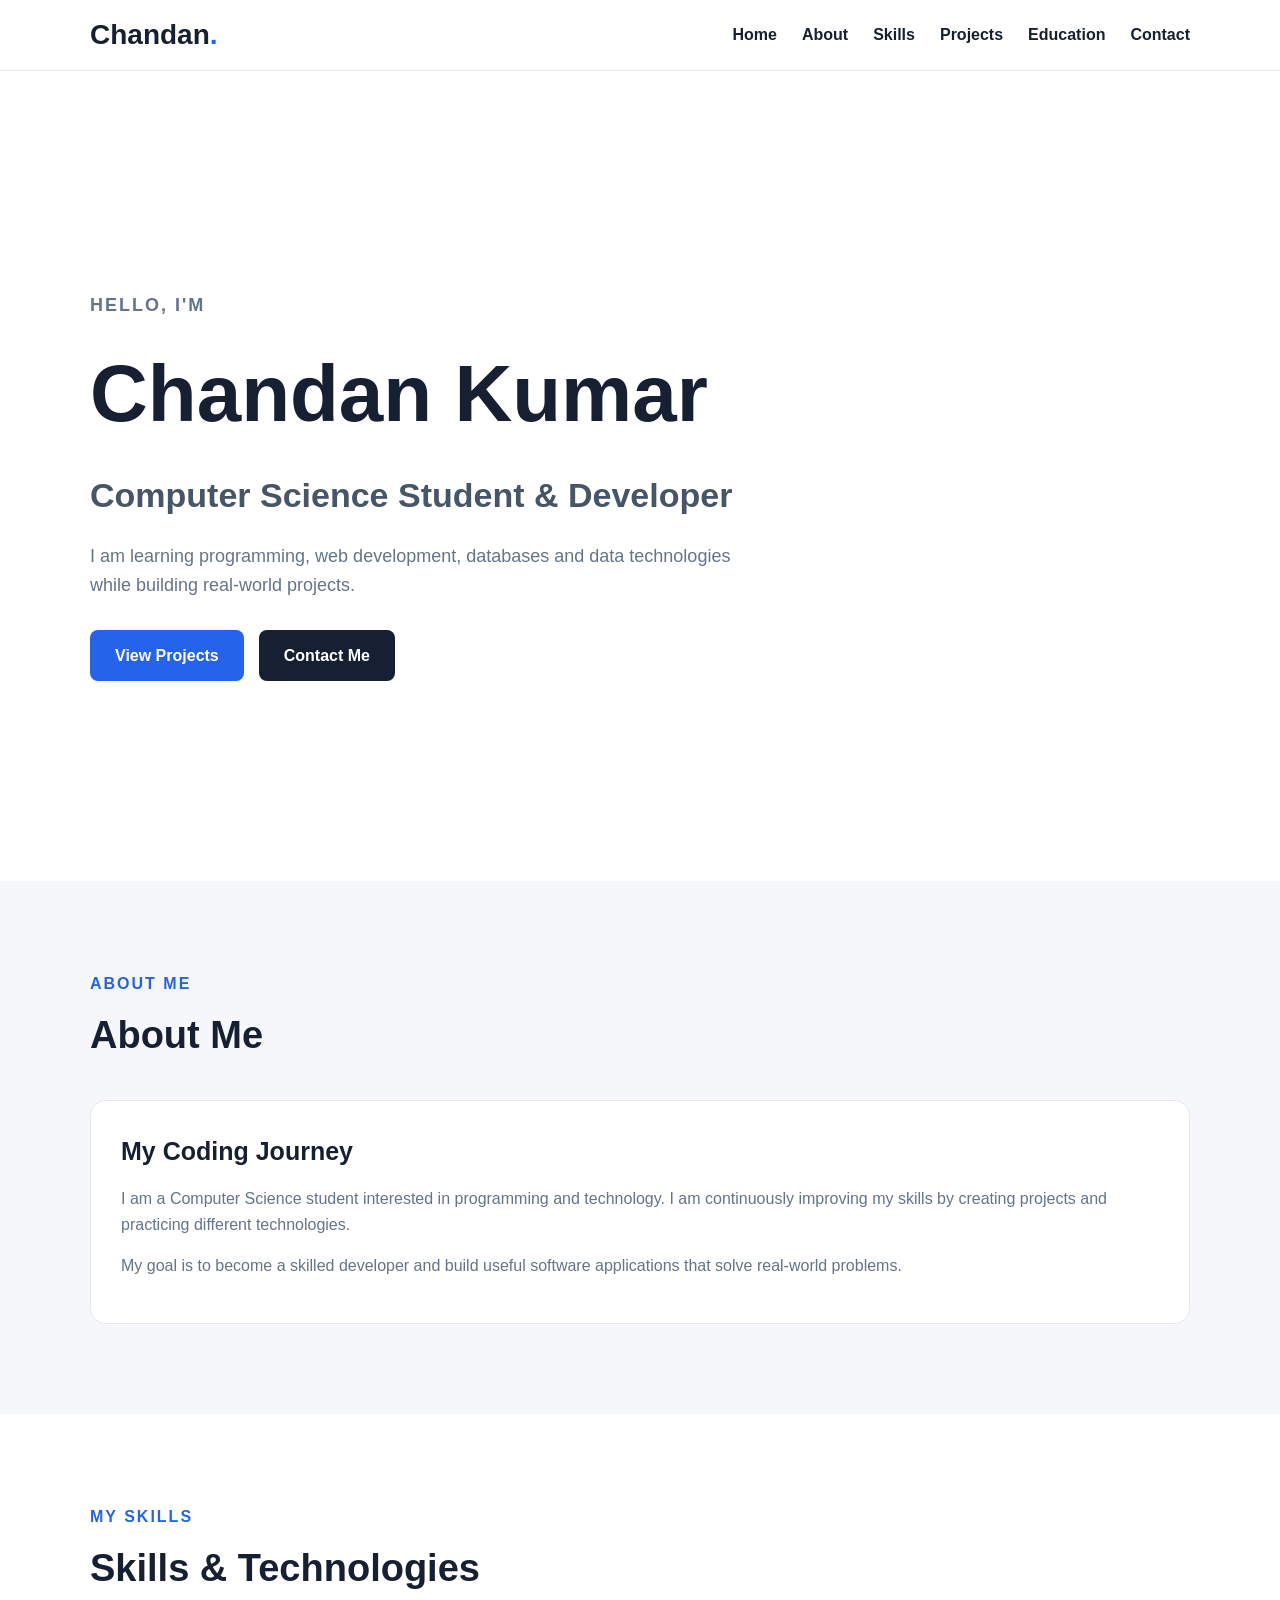
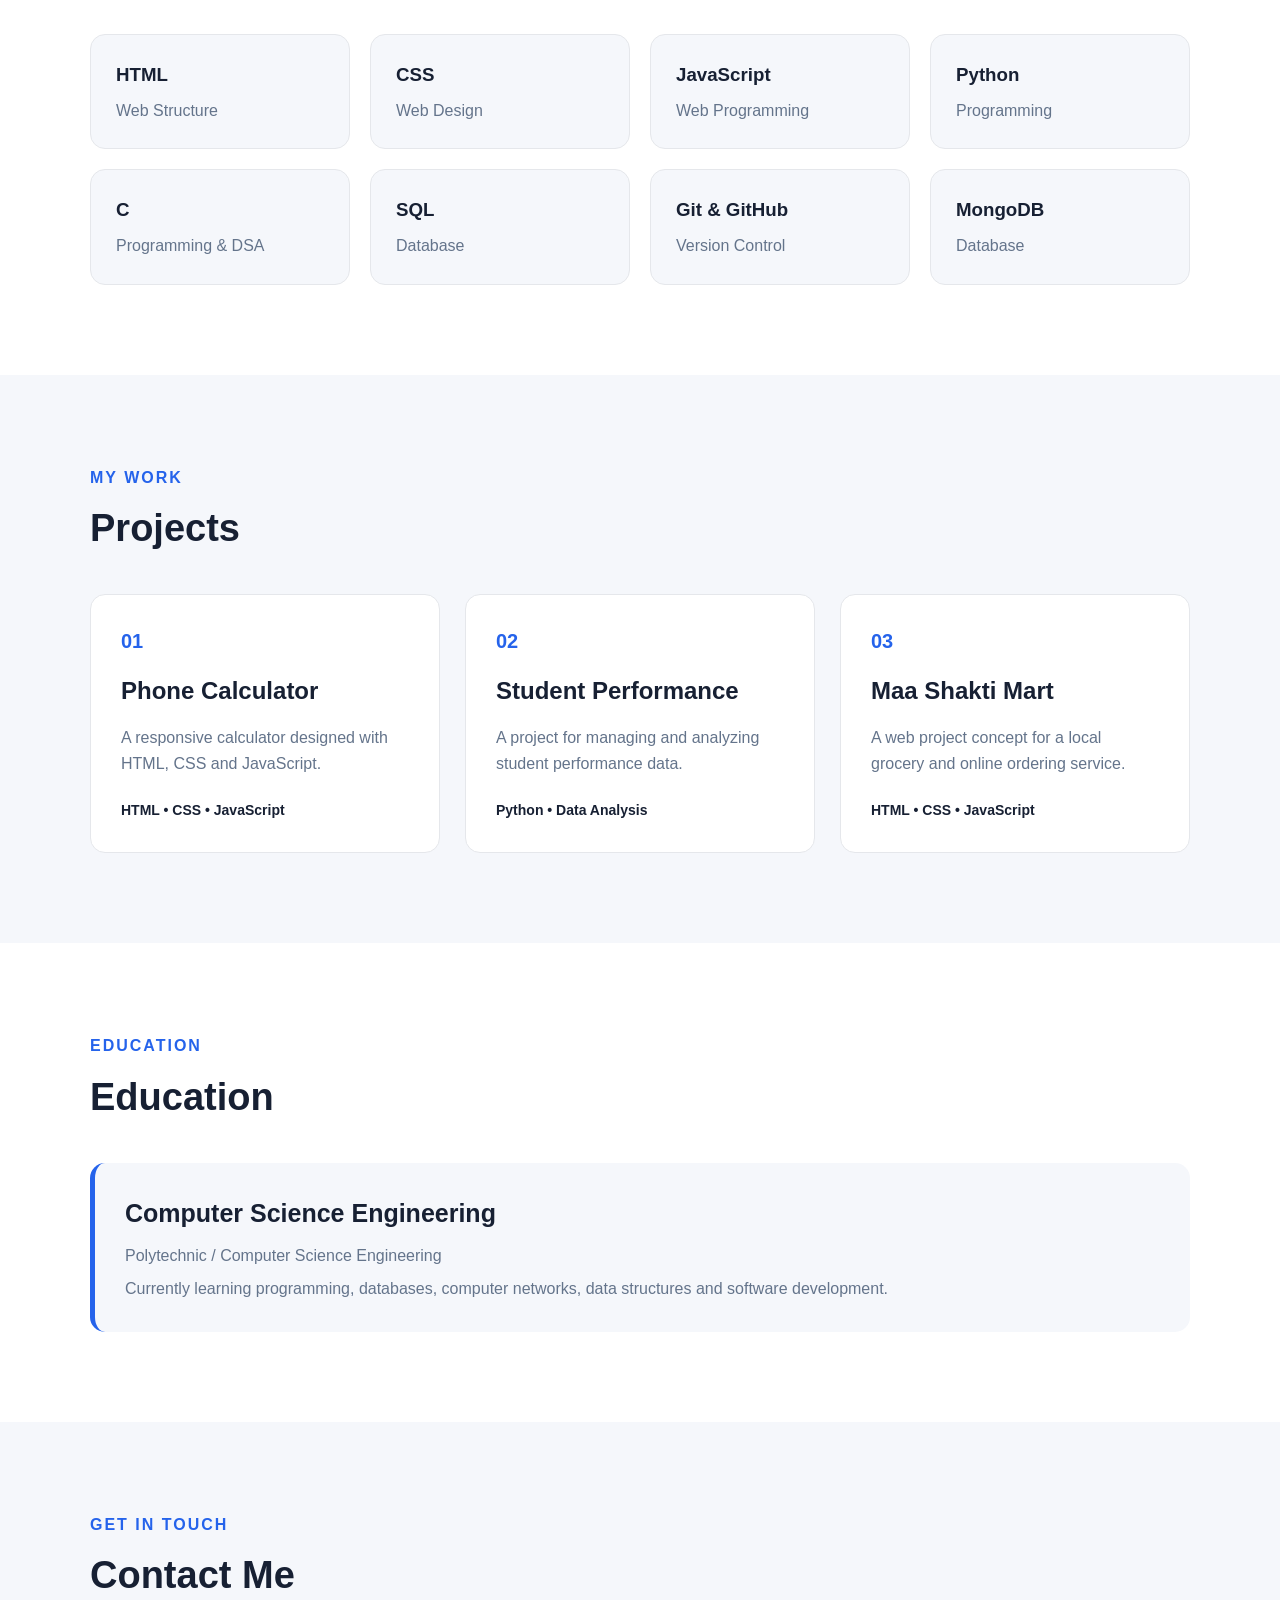
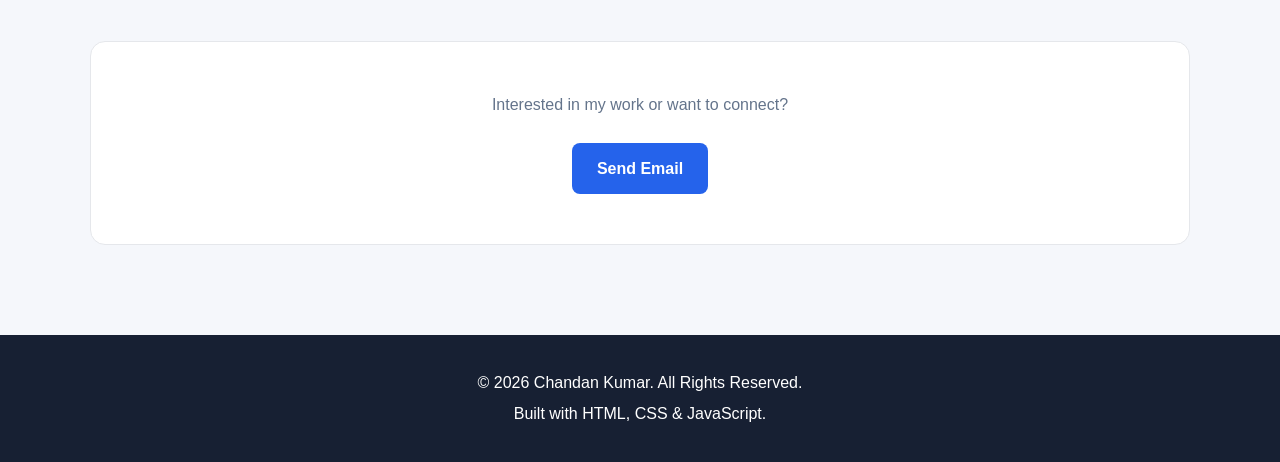
<file: 02 - personal - portfolio/index.html>
<!DOCTYPE html>
<html lang="en">
<head>
    <meta charset="UTF-8">
    <meta name="viewport" content="width=device-width, initial-scale=1.0">

    <title>Chandan Kumar | Developer Portfolio</title>

    <link rel="stylesheet" href="style.css">
</head>

<body>

    <!-- Navigation -->
    <header>
        <nav class="navbar">

            <div class="logo">
                Chandan<span>.</span>
            </div>

            <button id="menuButton" class="menu-button">
                ☰
            </button>

            <ul id="navLinks" class="nav-links">
                <li><a href="#home">Home</a></li>
                <li><a href="#about">About</a></li>
                <li><a href="#skills">Skills</a></li>
                <li><a href="#projects">Projects</a></li>
                <li><a href="#education">Education</a></li>
                <li><a href="#contact">Contact</a></li>
            </ul>

        </nav>
    </header>


    <!-- Home -->
    <section id="home" class="hero">

        <div class="hero-content">

            <p class="small-text">HELLO, I'M</p>

            <h1>Chandan Kumar</h1>

            <h2>Computer Science Student & Developer</h2>

            <p>
                I am learning programming, web development,
                databases and data technologies while building
                real-world projects.
            </p>

            <div class="hero-buttons">
                <a href="#projects" class="button">View Projects</a>
                <a href="#contact" class="button secondary">Contact Me</a>
            </div>

        </div>

    </section>


    <!-- About -->
    <section id="about" class="section">

        <div class="container">

            <p class="section-label">ABOUT ME</p>

            <h2 class="section-title">About Me</h2>

            <div class="about-card">

                <h3>My Coding Journey</h3>

                <p>
                    I am a Computer Science student interested in
                    programming and technology. I am continuously
                    improving my skills by creating projects and
                    practicing different technologies.
                </p>

                <p>
                    My goal is to become a skilled developer and build
                    useful software applications that solve real-world
                    problems.
                </p>

            </div>

        </div>

    </section>


    <!-- Skills -->
    <section id="skills" class="section skills-section">

        <div class="container">

            <p class="section-label">MY SKILLS</p>

            <h2 class="section-title">Skills & Technologies</h2>

            <div class="skills-grid">

                <div class="skill-card">
                    <h3>HTML</h3>
                    <p>Web Structure</p>
                </div>

                <div class="skill-card">
                    <h3>CSS</h3>
                    <p>Web Design</p>
                </div>

                <div class="skill-card">
                    <h3>JavaScript</h3>
                    <p>Web Programming</p>
                </div>

                <div class="skill-card">
                    <h3>Python</h3>
                    <p>Programming</p>
                </div>

                <div class="skill-card">
                    <h3>C</h3>
                    <p>Programming & DSA</p>
                </div>

                <div class="skill-card">
                    <h3>SQL</h3>
                    <p>Database</p>
                </div>

                <div class="skill-card">
                    <h3>Git & GitHub</h3>
                    <p>Version Control</p>
                </div>

                <div class="skill-card">
                    <h3>MongoDB</h3>
                    <p>Database</p>
                </div>

            </div>

        </div>

    </section>


    <!-- Projects -->
    <section id="projects" class="section">

        <div class="container">

            <p class="section-label">MY WORK</p>

            <h2 class="section-title">Projects</h2>

            <div class="projects-grid">

                <article class="project-card">

                    <div class="project-number">01</div>

                    <h3>Phone Calculator</h3>

                    <p>
                        A responsive calculator designed with
                        HTML, CSS and JavaScript.
                    </p>

                    <span>HTML • CSS • JavaScript</span>

                </article>


                <article class="project-card">

                    <div class="project-number">02</div>

                    <h3>Student Performance</h3>

                    <p>
                        A project for managing and analyzing
                        student performance data.
                    </p>

                    <span>Python • Data Analysis</span>

                </article>


                <article class="project-card">

                    <div class="project-number">03</div>

                    <h3>Maa Shakti Mart</h3>

                    <p>
                        A web project concept for a local
                        grocery and online ordering service.
                    </p>

                    <span>HTML • CSS • JavaScript</span>

                </article>

            </div>

        </div>

    </section>


    <!-- Education -->
    <section id="education" class="section education-section">

        <div class="container">

            <p class="section-label">EDUCATION</p>

            <h2 class="section-title">Education</h2>

            <div class="education-card">

                <h3>Computer Science Engineering</h3>

                <p>
                    Polytechnic / Computer Science Engineering
                </p>

                <p>
                    Currently learning programming, databases,
                    computer networks, data structures and
                    software development.
                </p>

            </div>

        </div>

    </section>


    <!-- Contact -->
    <section id="contact" class="section">

        <div class="container">

            <p class="section-label">GET IN TOUCH</p>

            <h2 class="section-title">Contact Me</h2>

            <div class="contact-card">

                <p>
                    Interested in my work or want to connect?
                </p>

                <a
                    href="mailto:your-email@example.com"
                    class="email-button"
                >
                    Send Email
                </a>

            </div>

        </div>

    </section>


    <!-- Footer -->
    <footer>

        <p>
            © <span id="year"></span> Chandan Kumar.
            All Rights Reserved.
        </p>

        <p>Built with HTML, CSS & JavaScript.</p>

    </footer>


    <script src="script.js"></script>

</body>
</html>
</file>
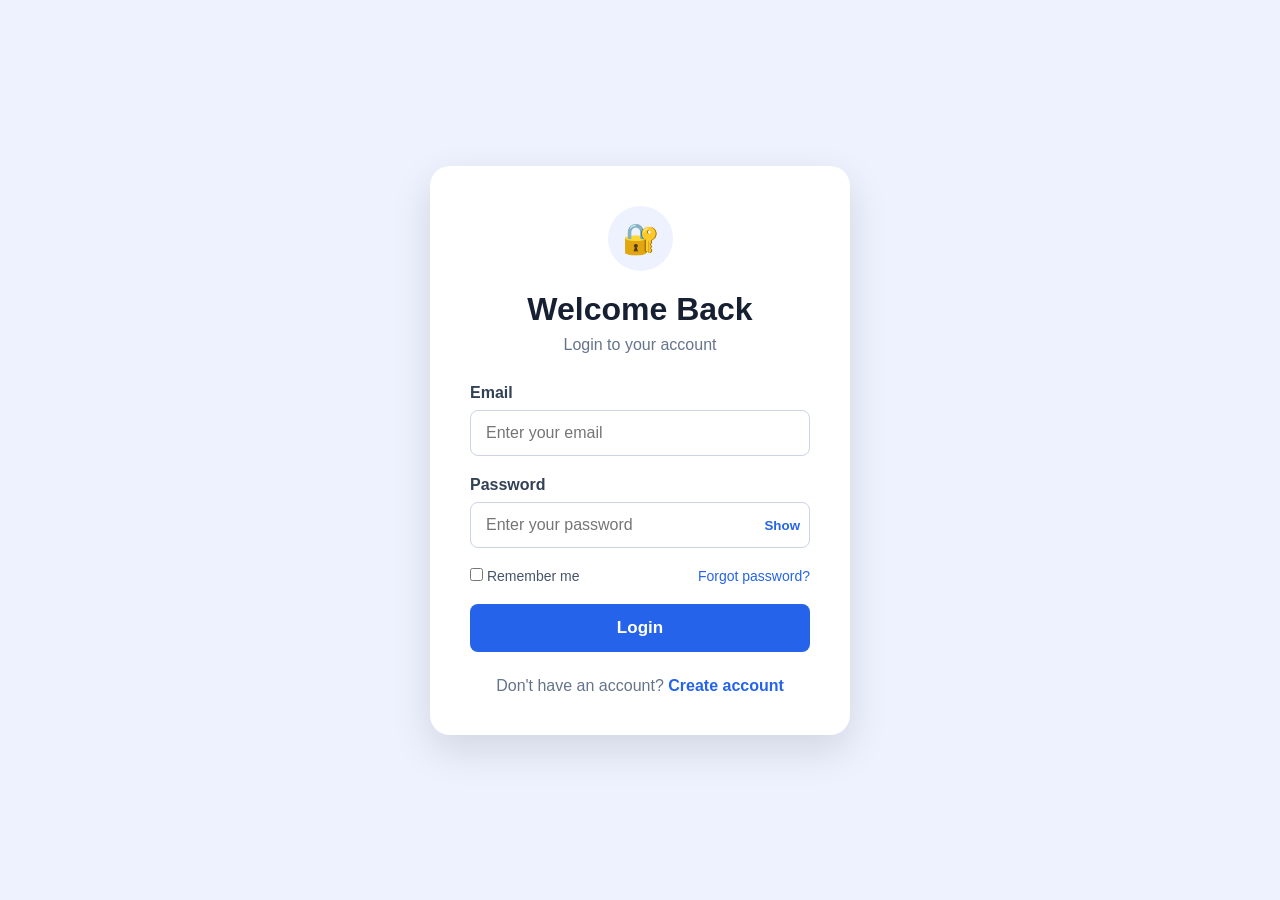
<file: 03 - login - page/index.html>
<!DOCTYPE html>
<html lang="en">
<head>
    <meta charset="UTF-8">
    <meta name="viewport" content="width=device-width, initial-scale=1.0">
    <title>Login Page</title>
    <link rel="stylesheet" href="style.css">
</head>

<body>

    <main class="login-container">

        <div class="login-card">

            <div class="logo">🔐</div>

            <h1>Welcome Back</h1>
            <p class="subtitle">Login to your account</p>

            <form id="loginForm">

                <div class="input-group">
                    <label for="email">Email</label>
                    <input
                        type="email"
                        id="email"
                        placeholder="Enter your email"
                        required
                    >
                </div>

                <div class="input-group">
                    <label for="password">Password</label>

                    <div class="password-box">
                        <input
                            type="password"
                            id="password"
                            placeholder="Enter your password"
                            required
                        >

                        <button
                            type="button"
                            id="showPassword"
                        >
                            Show
                        </button>
                    </div>
                </div>

                <div class="options">
                    <label>
                        <input type="checkbox" id="remember">
                        Remember me
                    </label>

                    <a href="#">Forgot password?</a>
                </div>

                <button type="submit" class="login-button">
                    Login
                </button>

                <p id="message"></p>

            </form>

            <p class="signup">
                Don't have an account?
                <a href="#">Create account</a>
            </p>

        </div>

    </main>

    <script src="script.js"></script>

</body>
</html>
</file>
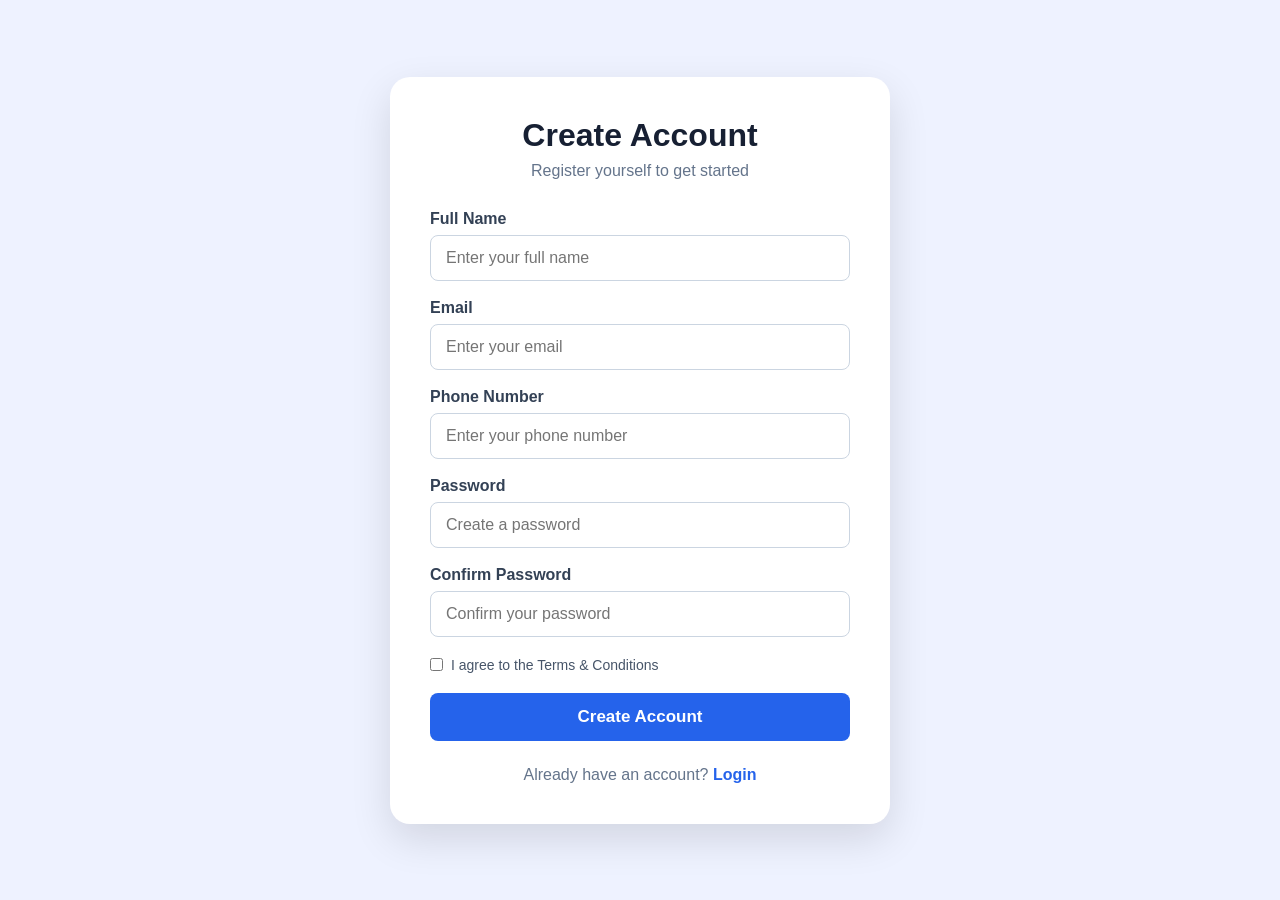
<file: 04 -- Registration Form/index.html>
<!DOCTYPE html>
<html lang="en">
<head>
    <meta charset="UTF-8">
    <meta name="viewport" content="width=device-width, initial-scale=1.0">

    <title>Registration Form</title>

    <link rel="stylesheet" href="style.css">
</head>

<body>

    <main class="container">

        <div class="form-card">

            <h1>Create Account</h1>

            <p class="subtitle">
                Register yourself to get started
            </p>

            <form id="registrationForm">

                <div class="form-group">
                    <label for="name">Full Name</label>

                    <input
                        type="text"
                        id="name"
                        placeholder="Enter your full name"
                        required
                    >
                </div>

                <div class="form-group">
                    <label for="email">Email</label>

                    <input
                        type="email"
                        id="email"
                        placeholder="Enter your email"
                        required
                    >
                </div>

                <div class="form-group">
                    <label for="phone">Phone Number</label>

                    <input
                        type="tel"
                        id="phone"
                        placeholder="Enter your phone number"
                        required
                    >
                </div>

                <div class="form-group">
                    <label for="password">Password</label>

                    <input
                        type="password"
                        id="password"
                        placeholder="Create a password"
                        required
                    >
                </div>

                <div class="form-group">
                    <label for="confirmPassword">
                        Confirm Password
                    </label>

                    <input
                        type="password"
                        id="confirmPassword"
                        placeholder="Confirm your password"
                        required
                    >
                </div>

                <label class="terms">
                    <input type="checkbox" id="terms" required>

                    I agree to the Terms & Conditions
                </label>

                <button type="submit">
                    Create Account
                </button>

                <p id="message"></p>

            </form>

            <p class="login-text">
                Already have an account?
                <a href="../03-login-page/index.html">
                    Login
                </a>
            </p>

        </div>

    </main>

    <script src="script.js"></script>

</body>
</html>
</file>
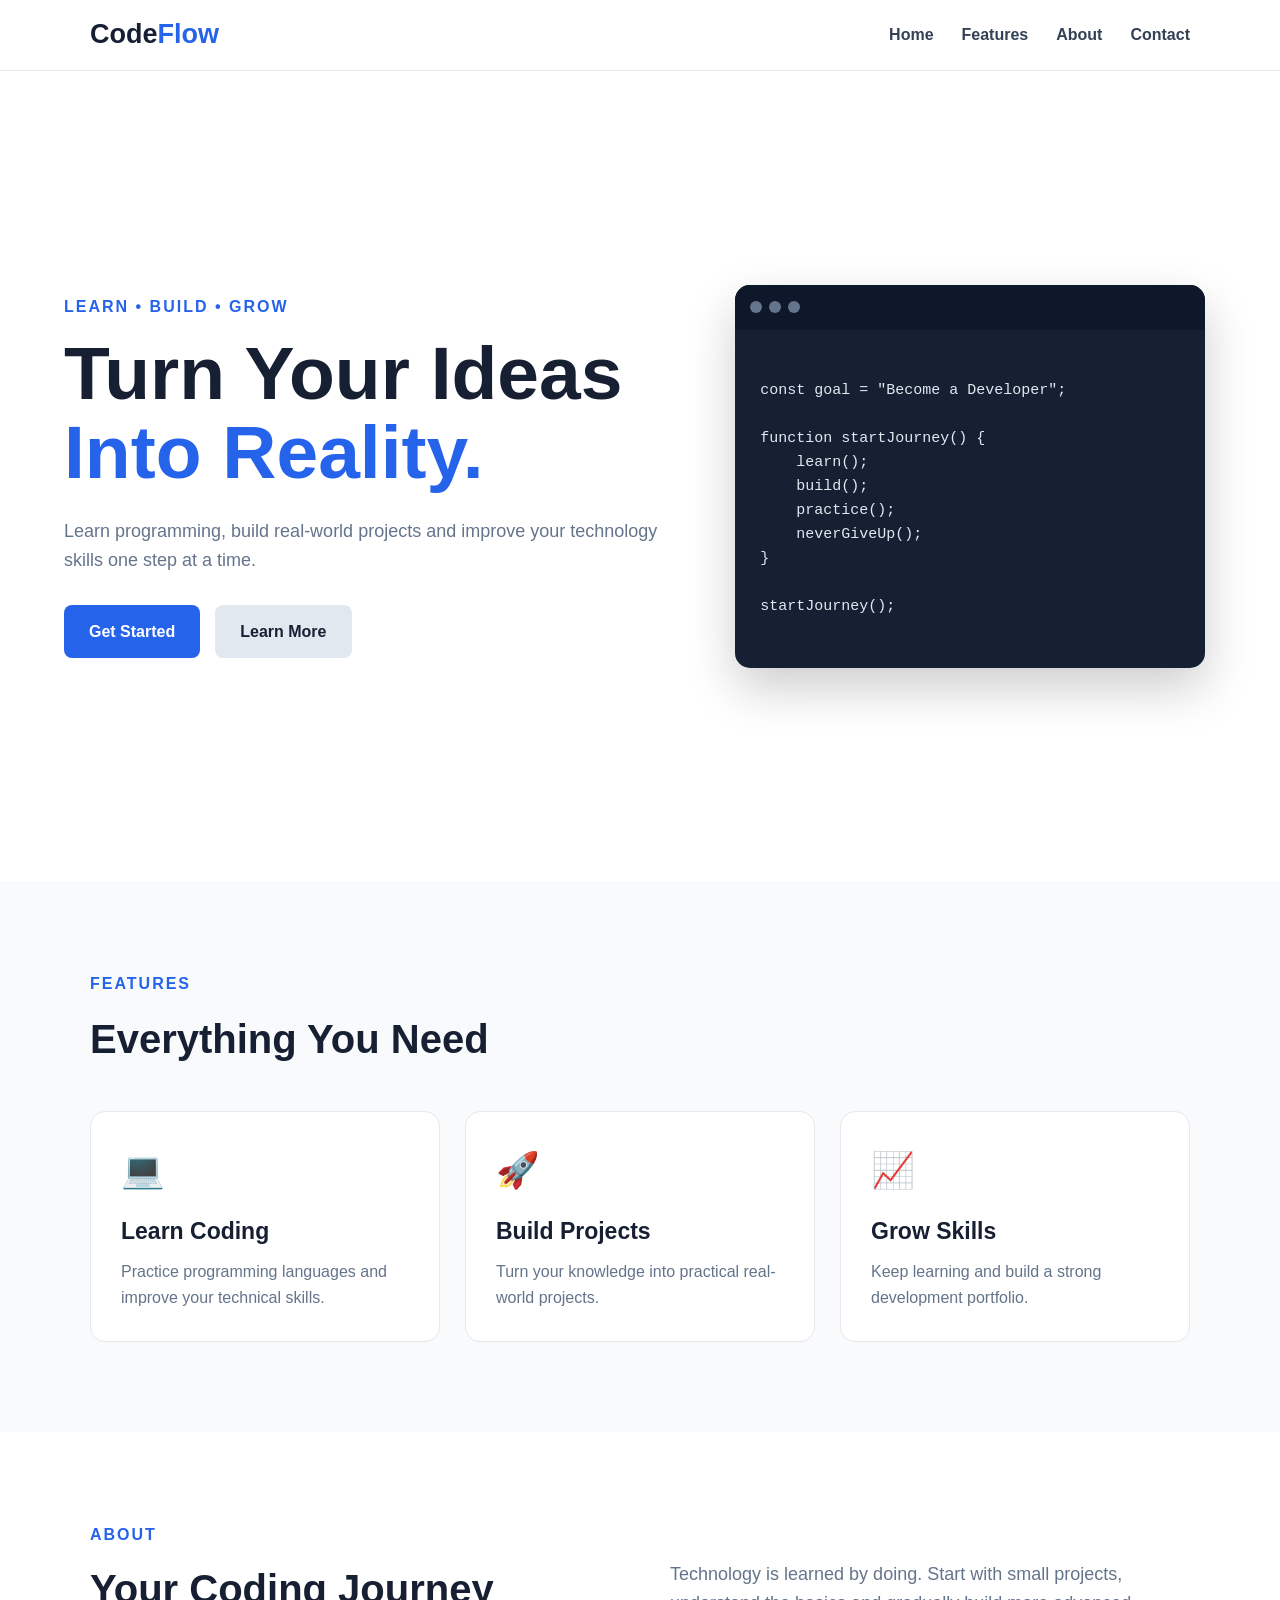
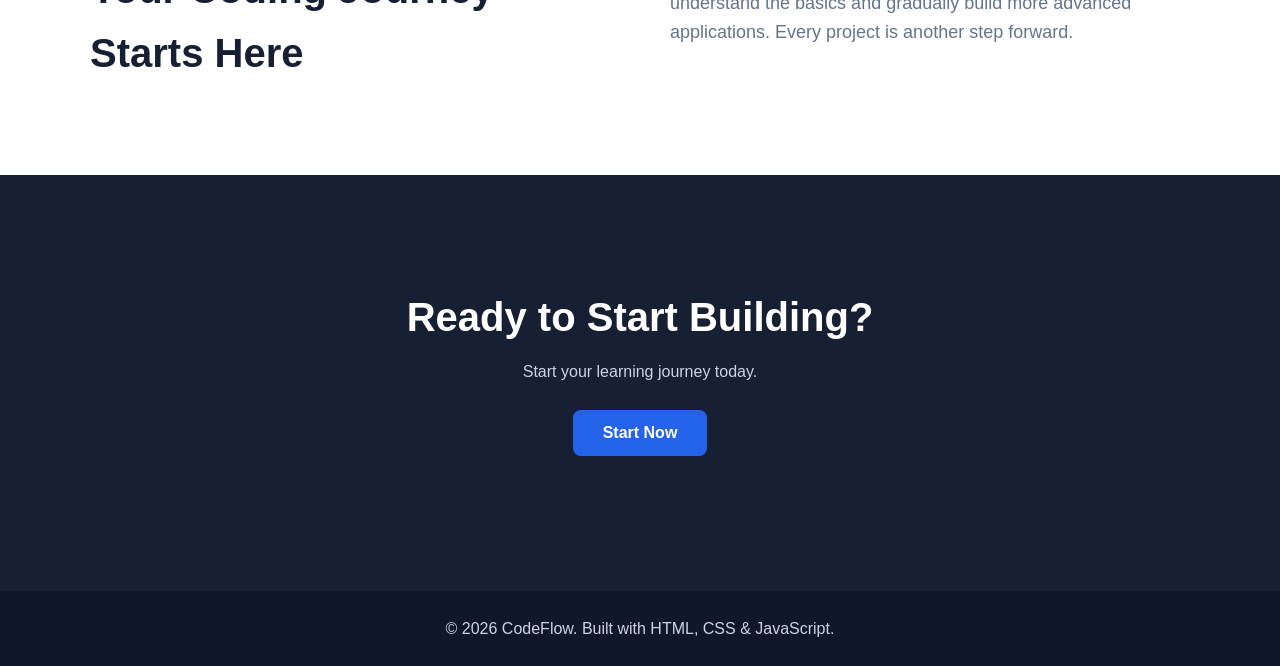
<file: 05 - landing -page/index.html>
<!DOCTYPE html>
<html lang="en">
<head>
    <meta charset="UTF-8">
    <meta name="viewport" content="width=device-width, initial-scale=1.0">

    <title>CodeFlow - Learn & Build</title>

    <link rel="stylesheet" href="style.css">
</head>

<body>

    <!-- Navigation -->
    <header>

        <nav class="navbar">

            <a href="#" class="logo">
                Code<span>Flow</span>
            </a>

            <button id="menuButton" class="menu-button">
                ☰
            </button>

            <ul id="navLinks">

                <li>
                    <a href="#home">Home</a>
                </li>

                <li>
                    <a href="#features">Features</a>
                </li>

                <li>
                    <a href="#about">About</a>
                </li>

                <li>
                    <a href="#contact">Contact</a>
                </li>

            </ul>

        </nav>

    </header>


    <!-- Hero Section -->
    <main>

        <section id="home" class="hero">

            <div class="hero-content">

                <p class="tag">
                    LEARN • BUILD • GROW
                </p>

                <h1>
                    Turn Your Ideas
                    <span>Into Reality.</span>
                </h1>

                <p class="description">
                    Learn programming, build real-world projects
                    and improve your technology skills one step
                    at a time.
                </p>

                <div class="buttons">

                    <a href="#features" class="primary-button">
                        Get Started
                    </a>

                    <a href="#about" class="secondary-button">
                        Learn More
                    </a>

                </div>

            </div>

            <div class="hero-card">

                <div class="code-window">

                    <div class="window-top">
                        <span></span>
                        <span></span>
                        <span></span>
                    </div>

                    <pre><code>
const goal = "Become a Developer";

function startJourney() {
    learn();
    build();
    practice();
    neverGiveUp();
}

startJourney();
                    </code></pre>

                </div>

            </div>

        </section>


        <!-- Features -->
        <section id="features" class="section">

            <div class="container">

                <p class="section-label">
                    FEATURES
                </p>

                <h2>
                    Everything You Need
                </h2>

                <div class="features-grid">

                    <div class="feature-card">

                        <div class="icon">💻</div>

                        <h3>
                            Learn Coding
                        </h3>

                        <p>
                            Practice programming languages
                            and improve your technical skills.
                        </p>

                    </div>


                    <div class="feature-card">

                        <div class="icon">🚀</div>

                        <h3>
                            Build Projects
                        </h3>

                        <p>
                            Turn your knowledge into practical
                            real-world projects.
                        </p>

                    </div>


                    <div class="feature-card">

                        <div class="icon">📈</div>

                        <h3>
                            Grow Skills
                        </h3>

                        <p>
                            Keep learning and build a strong
                            development portfolio.
                        </p>

                    </div>

                </div>

            </div>

        </section>


        <!-- About -->
        <section id="about" class="section about-section">

            <div class="container about-content">

                <div>

                    <p class="section-label">
                        ABOUT
                    </p>

                    <h2>
                        Your Coding Journey Starts Here
                    </h2>

                </div>

                <p>
                    Technology is learned by doing. Start with
                    small projects, understand the basics and
                    gradually build more advanced applications.
                    Every project is another step forward.
                </p>

            </div>

        </section>


        <!-- CTA -->
        <section id="contact" class="cta">

            <div class="container">

                <h2>
                    Ready to Start Building?
                </h2>

                <p>
                    Start your learning journey today.
                </p>

                <button id="startButton">
                    Start Now
                </button>

                <p id="message"></p>

            </div>

        </section>

    </main>


    <!-- Footer -->
    <footer>

        <p>
            © <span id="year"></span> CodeFlow.
            Built with HTML, CSS & JavaScript.
        </p>

    </footer>


    <script src="script.js"></script>

</body>
</html>
</file>
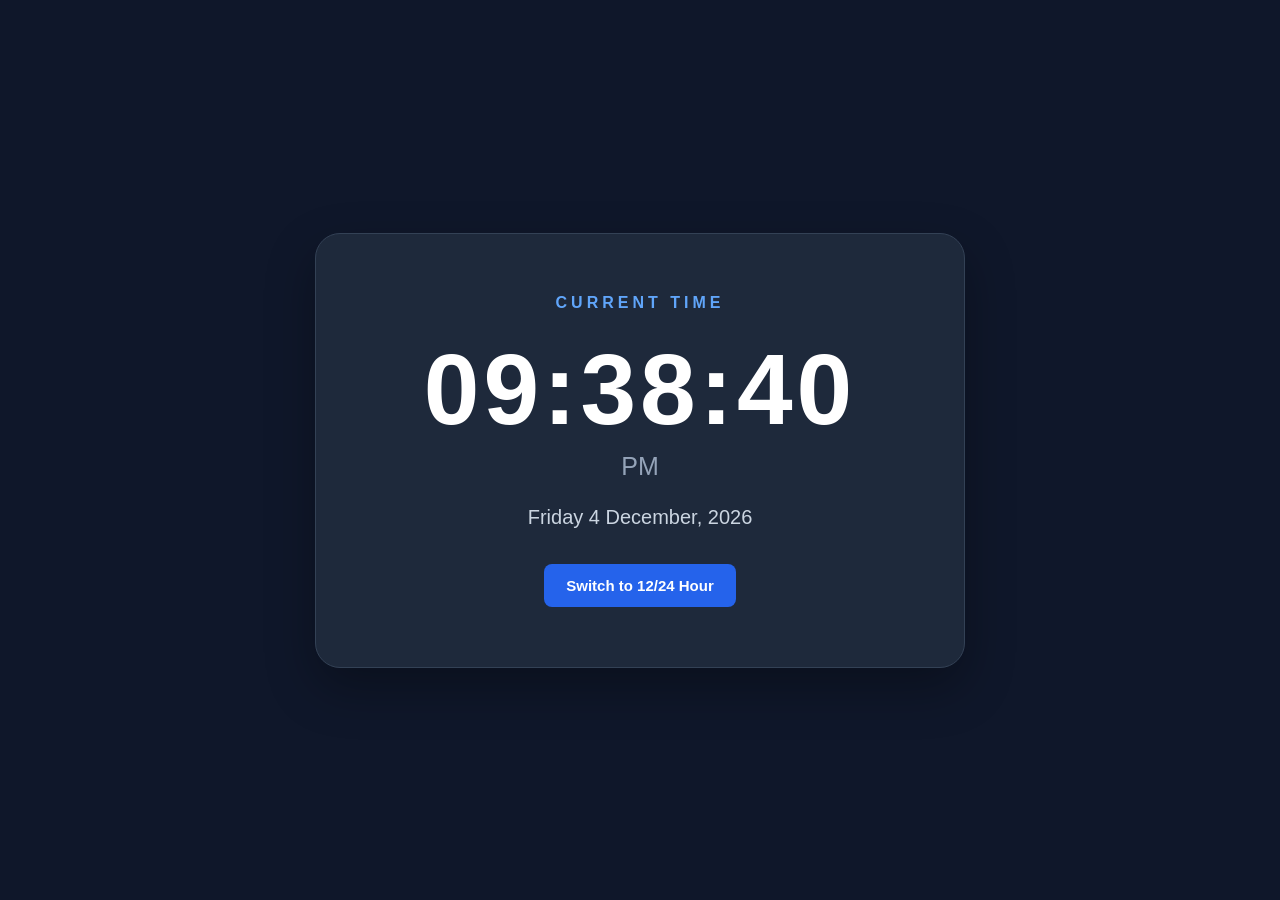
<file: 06 - digital - clock/index.html>
<!DOCTYPE html>
<html lang="en">
<head>
    <meta charset="UTF-8">
    <meta name="viewport" content="width=device-width, initial-scale=1.0">

    <title>Digital Clock</title>

    <link rel="stylesheet" href="style.css">
</head>

<body>

    <main class="clock-container">

        <div class="clock-card">

            <p class="label">CURRENT TIME</p>

            <div id="time">
                00:00:00
            </div>

            <div id="ampm">
                AM
            </div>

            <div id="date">
                Loading date...
            </div>

            <button id="formatButton">
                Switch to 12/24 Hour
            </button>

        </div>

    </main>

    <script src="script.js"></script>

</body>
</html>
</file>
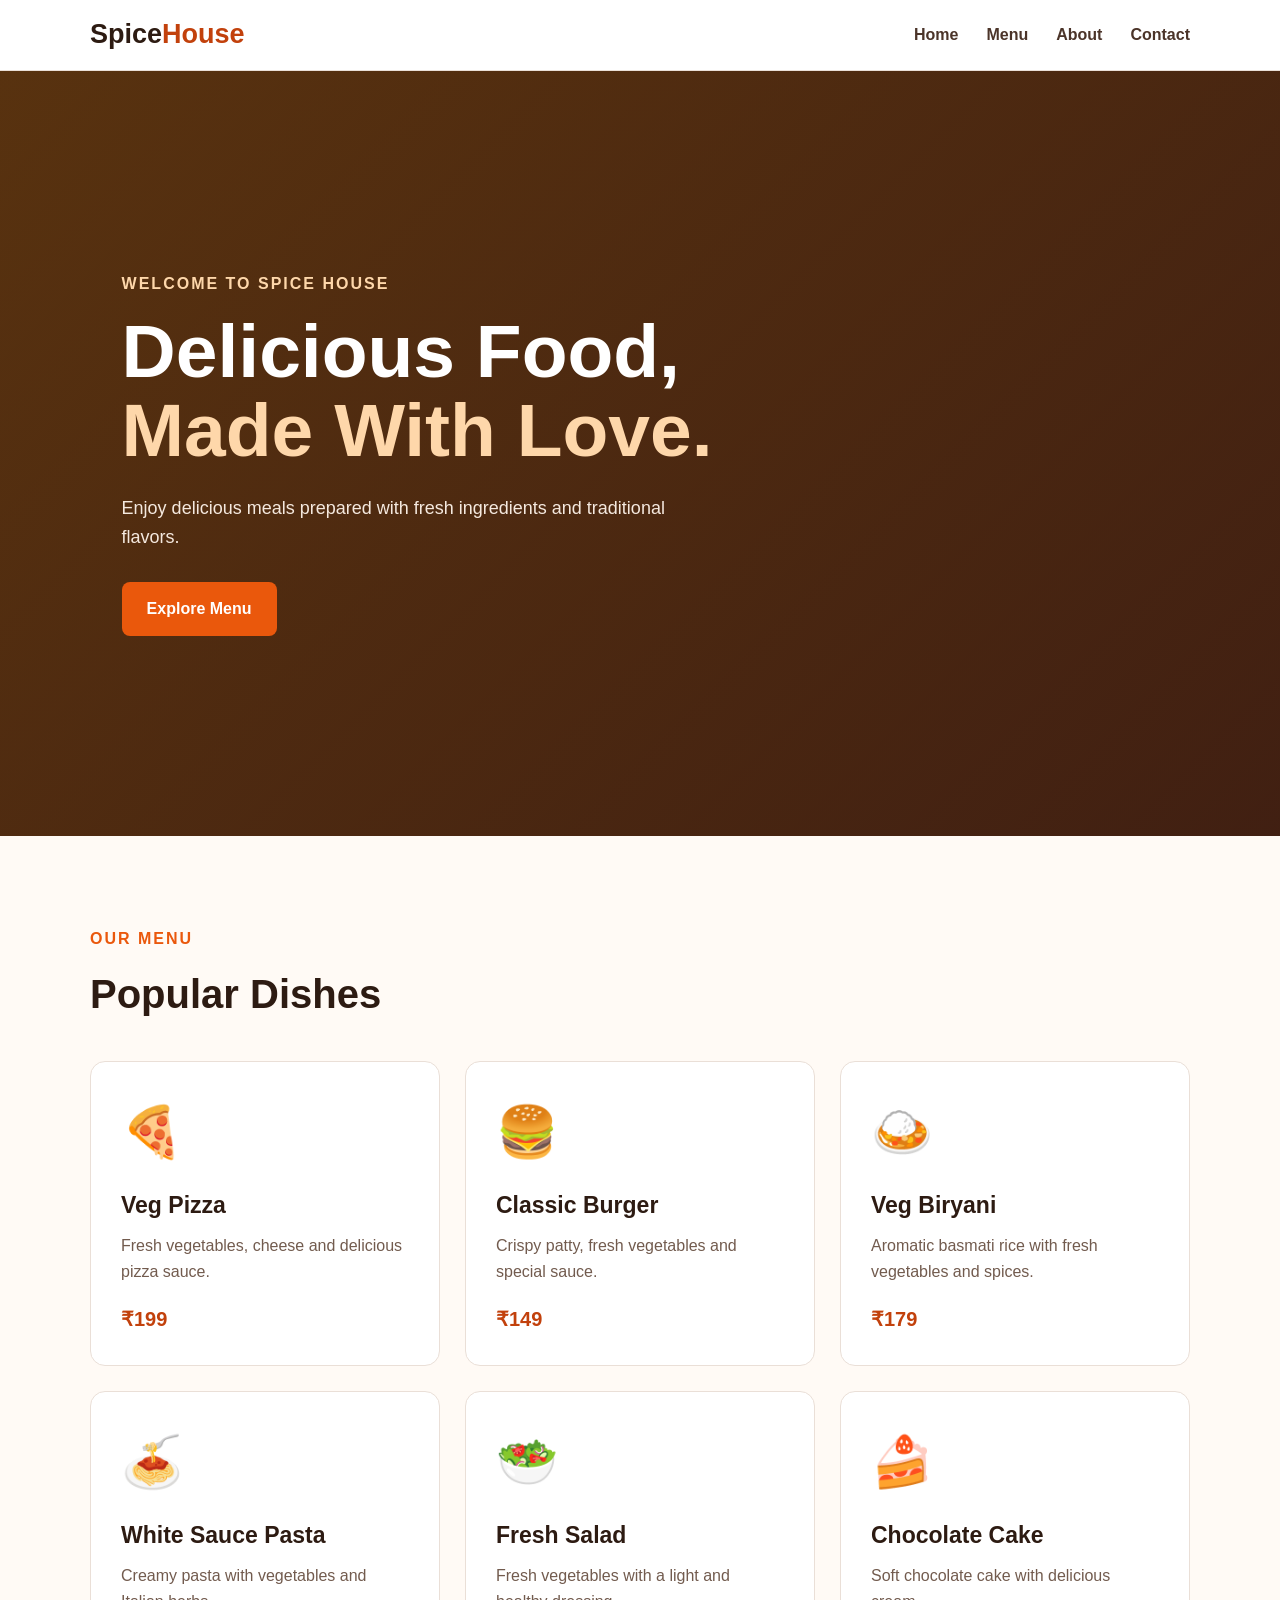
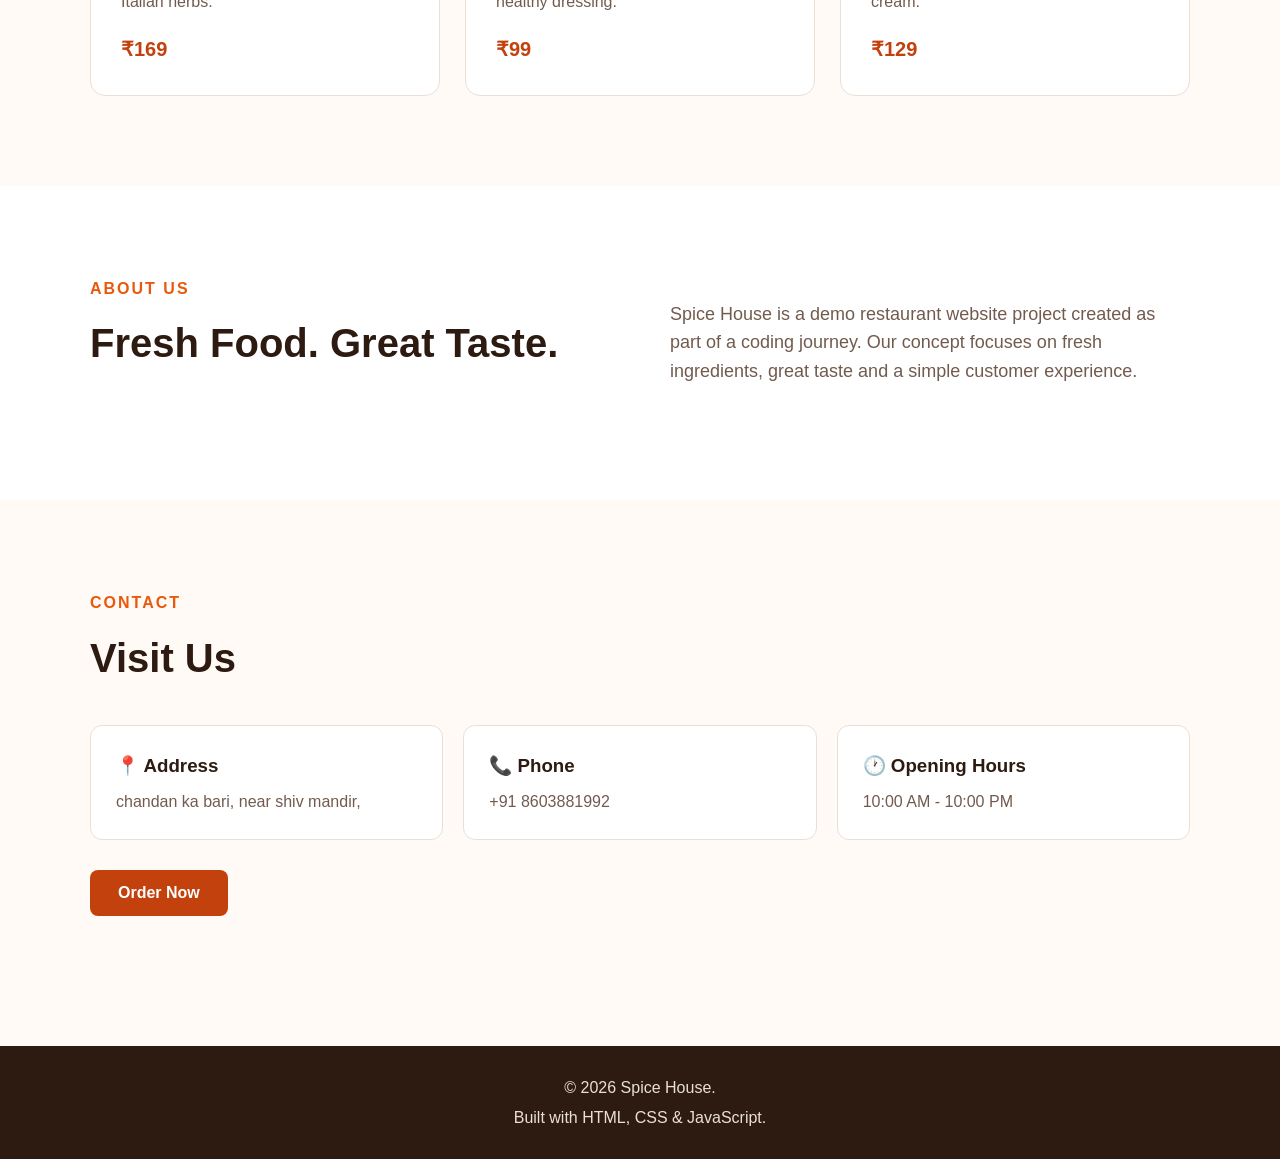
<file: 10 - restaurant - websitep/index.html>
<!DOCTYPE html>
<html lang="en">
<head>
    <meta charset="UTF-8">
    <meta name="viewport" content="width=device-width, initial-scale=1.0">

    <title>Spice House Restaurant</title>

    <link rel="stylesheet" href="style.css">
</head>

<body>

    <!-- Navbar -->
    <header>

        <nav class="navbar">

            <a href="#home" class="logo">
                Spice<span>House</span>
            </a>

            <button id="menuButton" class="menu-button">
                ☰
            </button>

            <ul id="navLinks">

                <li><a href="#home">Home</a></li>
                <li><a href="#menu">Menu</a></li>
                <li><a href="#about">About</a></li>
                <li><a href="#contact">Contact</a></li>

            </ul>

        </nav>

    </header>


    <!-- Hero -->
    <section id="home" class="hero">

        <div class="hero-content">

            <p class="tagline">
                WELCOME TO SPICE HOUSE
            </p>

            <h1>
                Delicious Food,
                <span>Made With Love.</span>
            </h1>

            <p>
                Enjoy delicious meals prepared with fresh
                ingredients and traditional flavors.
            </p>

            <a href="#menu" class="hero-button">
                Explore Menu
            </a>

        </div>

    </section>


    <!-- Menu -->
    <section id="menu" class="section">

        <div class="container">

            <p class="section-label">
                OUR MENU
            </p>

            <h2>
                Popular Dishes
            </h2>

            <div class="menu-grid">

                <article class="food-card">

                    <div class="food-icon">
                        🍕
                    </div>

                    <h3>Veg Pizza</h3>

                    <p>
                        Fresh vegetables, cheese and
                        delicious pizza sauce.
                    </p>

                    <strong>₹199</strong>

                </article>


                <article class="food-card">

                    <div class="food-icon">
                        🍔
                    </div>

                    <h3>Classic Burger</h3>

                    <p>
                        Crispy patty, fresh vegetables
                        and special sauce.
                    </p>

                    <strong>₹149</strong>

                </article>


                <article class="food-card">

                    <div class="food-icon">
                        🍛
                    </div>

                    <h3>Veg Biryani</h3>

                    <p>
                        Aromatic basmati rice with
                        fresh vegetables and spices.
                    </p>

                    <strong>₹179</strong>

                </article>


                <article class="food-card">

                    <div class="food-icon">
                        🍝
                    </div>

                    <h3>White Sauce Pasta</h3>

                    <p>
                        Creamy pasta with vegetables
                        and Italian herbs.
                    </p>

                    <strong>₹169</strong>

                </article>


                <article class="food-card">

                    <div class="food-icon">
                        🥗
                    </div>

                    <h3>Fresh Salad</h3>

                    <p>
                        Fresh vegetables with a
                        light and healthy dressing.
                    </p>

                    <strong>₹99</strong>

                </article>


                <article class="food-card">

                    <div class="food-icon">
                        🍰
                    </div>

                    <h3>Chocolate Cake</h3>

                    <p>
                        Soft chocolate cake with
                        delicious cream.
                    </p>

                    <strong>₹129</strong>

                </article>

            </div>

        </div>

    </section>


    <!-- About -->
    <section id="about" class="section about-section">

        <div class="container about-content">

            <div>

                <p class="section-label">
                    ABOUT US
                </p>

                <h2>
                    Fresh Food. Great Taste.
                </h2>

            </div>

            <p>
                Spice House is a demo restaurant website project
                created as part of a coding journey. Our concept
                focuses on fresh ingredients, great taste and a
                simple customer experience.
            </p>

        </div>

    </section>


    <!-- Contact -->
    <section id="contact" class="section">

        <div class="container">

            <p class="section-label">
                CONTACT
            </p>

            <h2>
                Visit Us
            </h2>

            <div class="contact-grid">

                <div class="contact-card">

                    <h3>📍 Address</h3>

                    <p>
                        chandan ka bari, near shiv mandir,
                    </p>

                </div>

                <div class="contact-card">

                    <h3>📞 Phone</h3>

                    <p>
                        +91 8603881992
                    </p>

                </div>

                <div class="contact-card">

                    <h3>🕐 Opening Hours</h3>

                    <p>
                        10:00 AM - 10:00 PM
                    </p>

                </div>

            </div>

            <button id="orderButton">
                Order Now
            </button>

            <p id="message"></p>

        </div>

    </section>


    <!-- Footer -->
    <footer>

        <p>
            © <span id="year"></span> Spice House.
        </p>

        <p>
            Built with HTML, CSS & JavaScript.
        </p>

    </footer>


    <script src="script.js"></script>

</body>
</html>
</file>
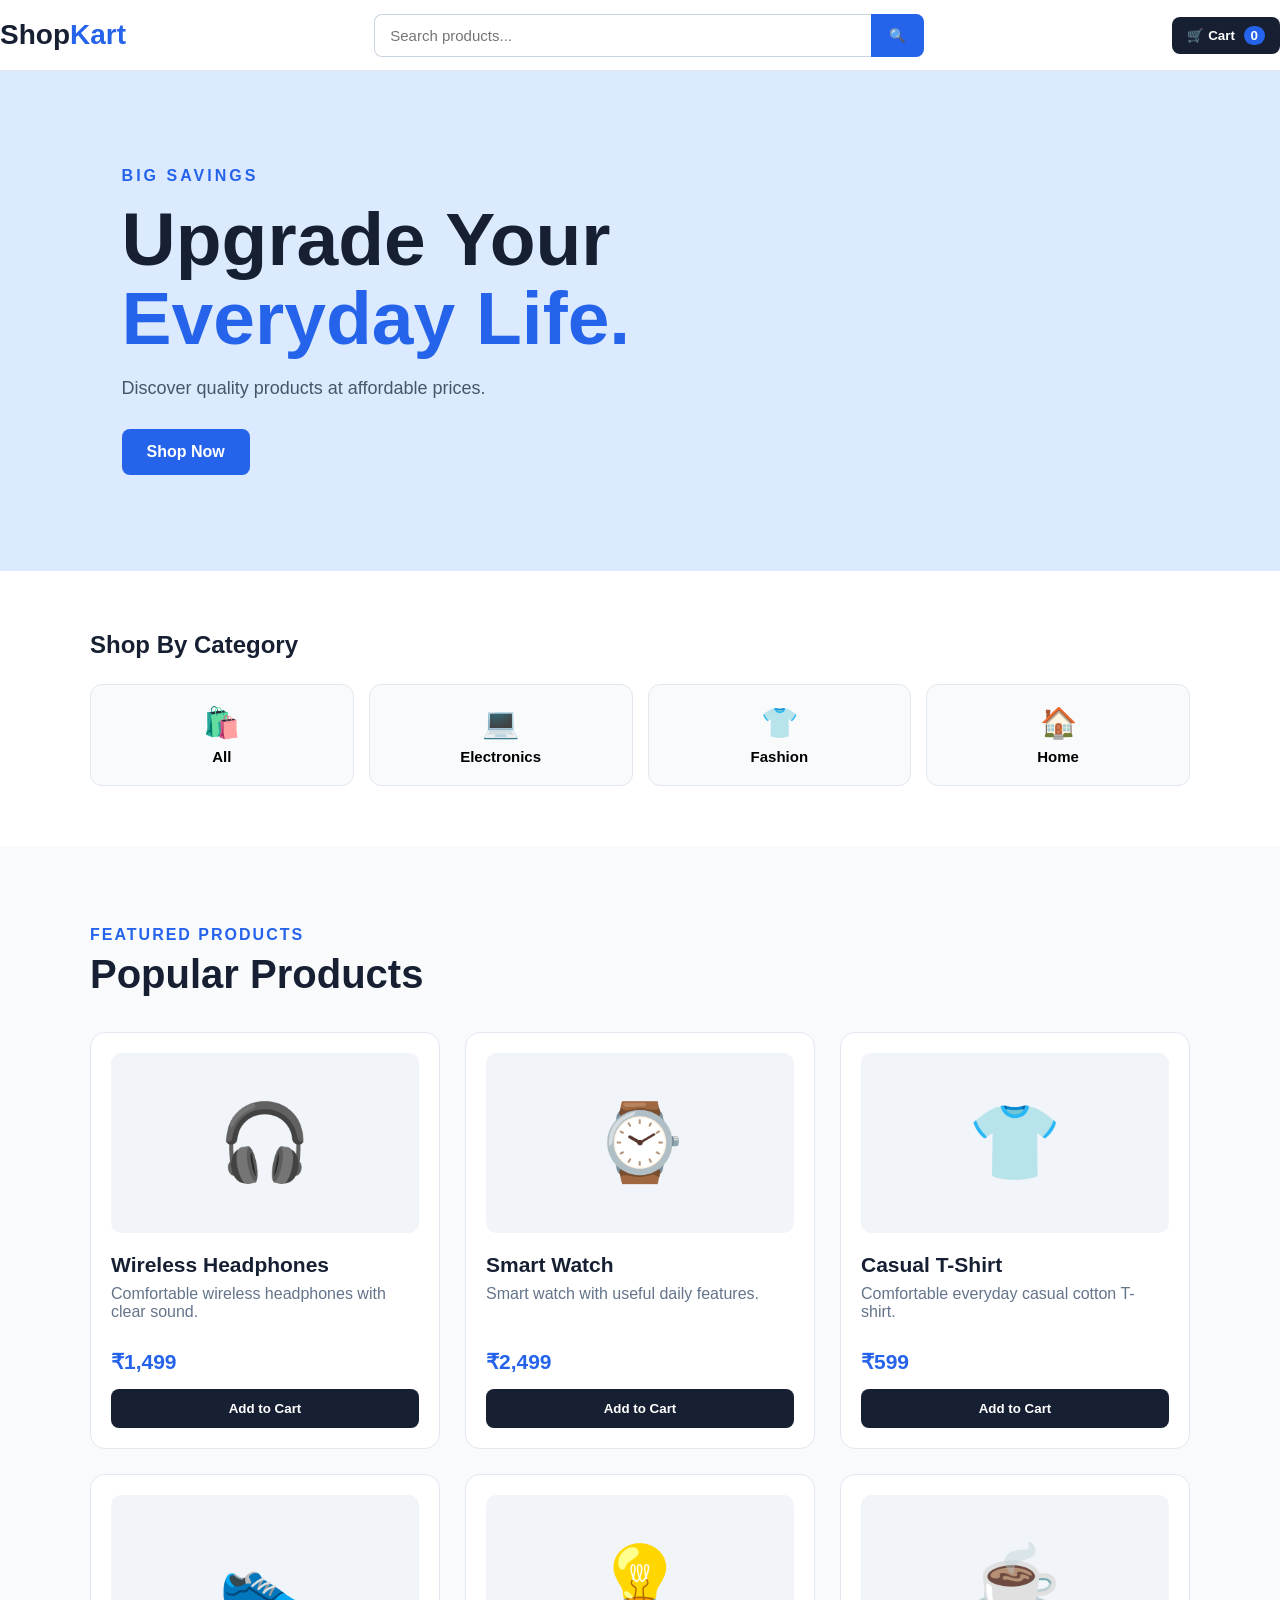
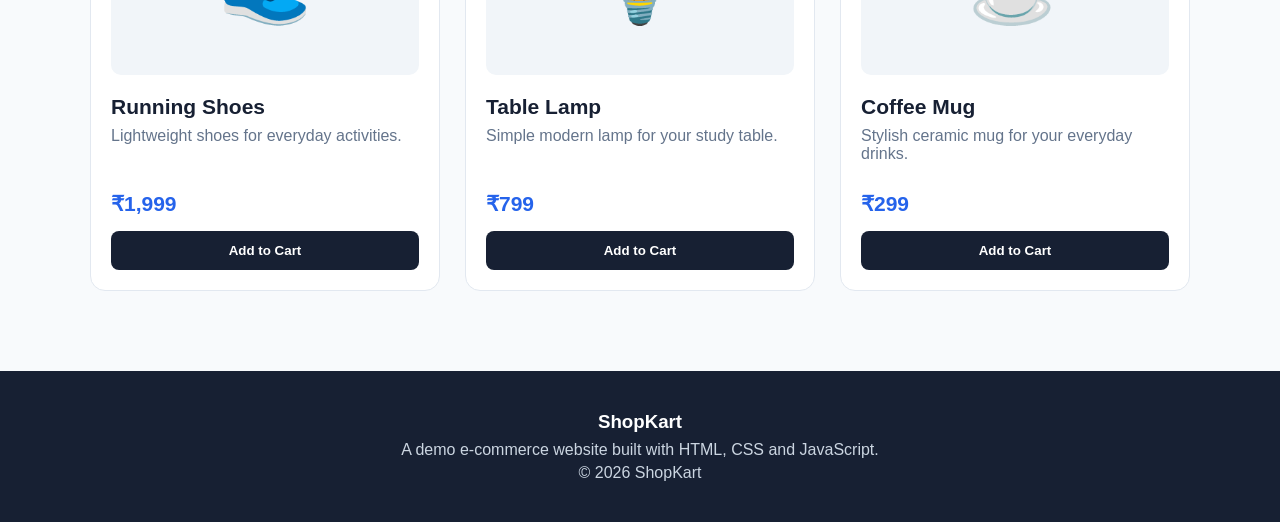
<file: 11 - ecmmerce - homepage;/index.html>
<!DOCTYPE html>
<html lang="en">

<head>
    <meta charset="UTF-8">

    <meta
        name="viewport"
        content="width=device-width, initial-scale=1.0"
    >

    <title>ShopKart - E-Commerce</title>

    <link rel="stylesheet" href="style.css">
</head>

<body>

    <!-- Header -->

    <header>

        <nav class="navbar">

            <a href="#" class="logo">
                Shop<span>Kart</span>
            </a>

            <div class="search-box">

                <input
                    type="text"
                    id="searchInput"
                    placeholder="Search products..."
                >

                <button id="searchButton">
                    🔍
                </button>

            </div>

            <button class="cart-button" id="cartButton">
                🛒 Cart
                <span id="cartCount">0</span>
            </button>

        </nav>

    </header>


    <!-- Hero -->

    <section class="hero">

        <div>

            <p>BIG SAVINGS</p>

            <h1>
                Upgrade Your
                <span>Everyday Life.</span>
            </h1>

            <p class="hero-text">
                Discover quality products at affordable prices.
            </p>

            <a href="#products" class="shop-button">
                Shop Now
            </a>

        </div>

    </section>


    <!-- Categories -->

    <section class="categories">

        <div class="container">

            <h2>Shop By Category</h2>

            <div class="category-grid">

                <button class="category" data-category="all">
                    🛍️
                    <span>All</span>
                </button>

                <button class="category" data-category="electronics">
                    💻
                    <span>Electronics</span>
                </button>

                <button class="category" data-category="fashion">
                    👕
                    <span>Fashion</span>
                </button>

                <button class="category" data-category="home">
                    🏠
                    <span>Home</span>
                </button>

            </div>

        </div>

    </section>


    <!-- Products -->

    <section id="products" class="products-section">

        <div class="container">

            <p class="section-label">
                FEATURED PRODUCTS
            </p>

            <h2>Popular Products</h2>

            <div id="productGrid" class="product-grid">


                <article
                    class="product-card"
                    data-category="electronics"
                    data-name="Wireless Headphones"
                >

                    <div class="product-image">
                        🎧
                    </div>

                    <h3>Wireless Headphones</h3>

                    <p>
                        Comfortable wireless headphones
                        with clear sound.
                    </p>

                    <strong>₹1,499</strong>

                    <button
                        class="add-button"
                        data-product="Wireless Headphones"
                    >
                        Add to Cart
                    </button>

                </article>


                <article
                    class="product-card"
                    data-category="electronics"
                    data-name="Smart Watch"
                >

                    <div class="product-image">
                        ⌚
                    </div>

                    <h3>Smart Watch</h3>

                    <p>
                        Smart watch with useful daily
                        features.
                    </p>

                    <strong>₹2,499</strong>

                    <button
                        class="add-button"
                        data-product="Smart Watch"
                    >
                        Add to Cart
                    </button>

                </article>


                <article
                    class="product-card"
                    data-category="fashion"
                    data-name="Casual T-Shirt"
                >

                    <div class="product-image">
                        👕
                    </div>

                    <h3>Casual T-Shirt</h3>

                    <p>
                        Comfortable everyday casual
                        cotton T-shirt.
                    </p>

                    <strong>₹599</strong>

                    <button
                        class="add-button"
                        data-product="Casual T-Shirt"
                    >
                        Add to Cart
                    </button>

                </article>


                <article
                    class="product-card"
                    data-category="fashion"
                    data-name="Running Shoes"
                >

                    <div class="product-image">
                        👟
                    </div>

                    <h3>Running Shoes</h3>

                    <p>
                        Lightweight shoes for everyday
                        activities.
                    </p>

                    <strong>₹1,999</strong>

                    <button
                        class="add-button"
                        data-product="Running Shoes"
                    >
                        Add to Cart
                    </button>

                </article>


                <article
                    class="product-card"
                    data-category="home"
                    data-name="Table Lamp"
                >

                    <div class="product-image">
                        💡
                    </div>

                    <h3>Table Lamp</h3>

                    <p>
                        Simple modern lamp for your
                        study table.
                    </p>

                    <strong>₹799</strong>

                    <button
                        class="add-button"
                        data-product="Table Lamp"
                    >
                        Add to Cart
                    </button>

                </article>


                <article
                    class="product-card"
                    data-category="home"
                    data-name="Coffee Mug"
                >

                    <div class="product-image">
                        ☕
                    </div>

                    <h3>Coffee Mug</h3>

                    <p>
                        Stylish ceramic mug for your
                        everyday drinks.
                    </p>

                    <strong>₹299</strong>

                    <button
                        class="add-button"
                        data-product="Coffee Mug"
                    >
                        Add to Cart
                    </button>

                </article>

            </div>

            <p id="noProducts">
                No products found.
            </p>

        </div>

    </section>


    <!-- Cart Message -->

    <div id="cartMessage"></div>


    <!-- Footer -->

    <footer>

        <div class="container">

            <h3>ShopKart</h3>

            <p>
                A demo e-commerce website built with
                HTML, CSS and JavaScript.
            </p>

            <p>
                © <span id="year"></span> ShopKart
            </p>

        </div>

    </footer>


    <script src="script.js"></script>

</body>

</html>
</file>
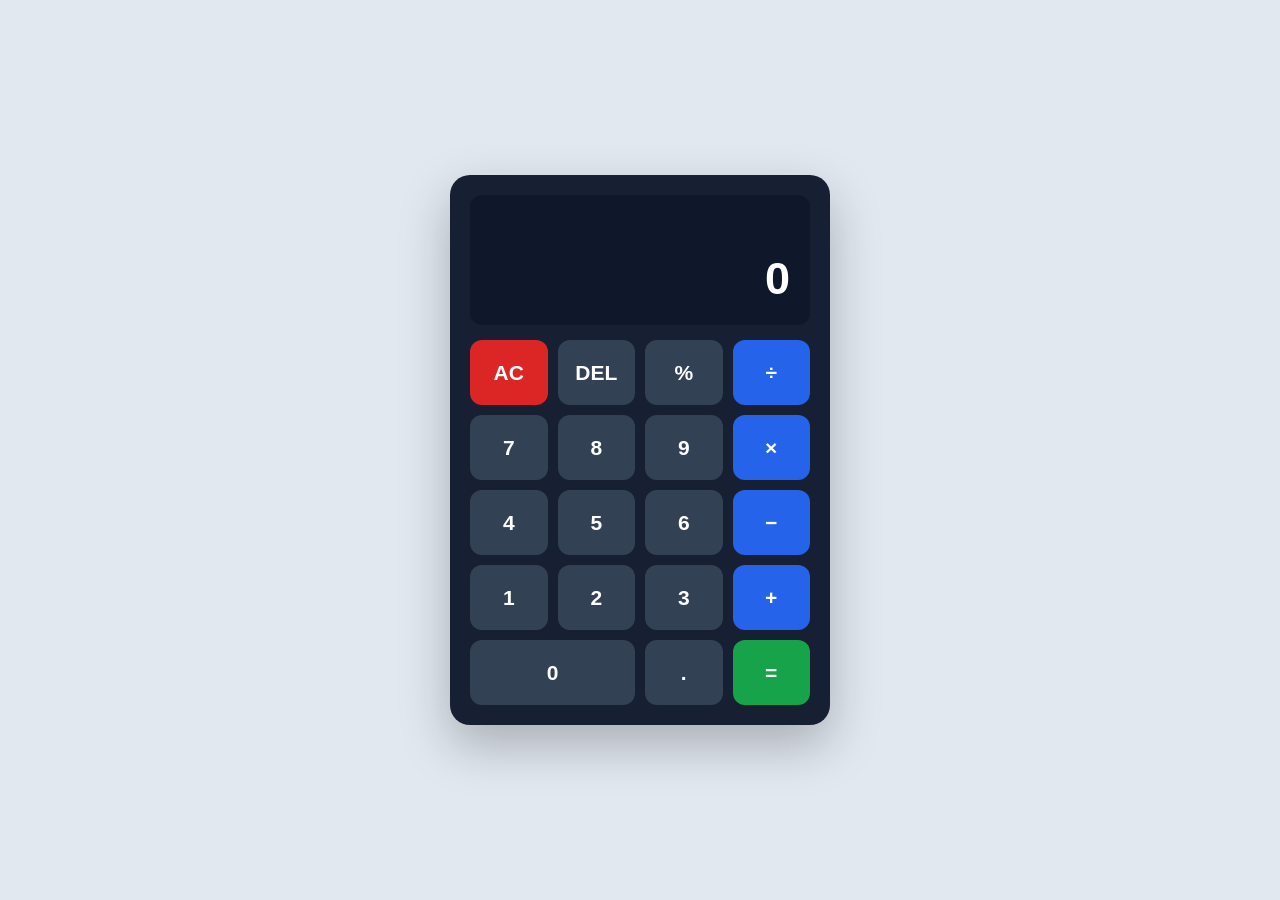
<file: 12 - calculator - app/index.html>
<!DOCTYPE html>
<html lang="en">

<head>
    <meta charset="UTF-8">

    <meta
        name="viewport"
        content="width=device-width, initial-scale=1.0"
    >

    <title>Calculator</title>

    <link rel="stylesheet" href="style.css">
</head>

<body>

    <main class="calculator">

        <div class="display">

            <div id="previous"></div>

            <div id="current">0</div>

        </div>


        <div class="buttons">

            <button class="clear" data-action="clear">
                AC
            </button>

            <button data-action="delete">
                DEL
            </button>

            <button data-action="percent">
                %
            </button>

            <button class="operator" data-action="operator" data-value="/">
                ÷
            </button>


            <button data-number="7">7</button>

            <button data-number="8">8</button>

            <button data-number="9">9</button>

            <button class="operator" data-action="operator" data-value="*">
                ×
            </button>


            <button data-number="4">4</button>

            <button data-number="5">5</button>

            <button data-number="6">6</button>

            <button class="operator" data-action="operator" data-value="-">
                −
            </button>


            <button data-number="1">1</button>

            <button data-number="2">2</button>

            <button data-number="3">3</button>

            <button class="operator" data-action="operator" data-value="+">
                +
            </button>


            <button class="zero" data-number="0">
                0
            </button>

            <button data-action="decimal">
                .
            </button>

            <button class="equals" data-action="equals">
                =
            </button>

        </div>

    </main>


    <script src="script.js"></script>

</body>

</html>
</file>
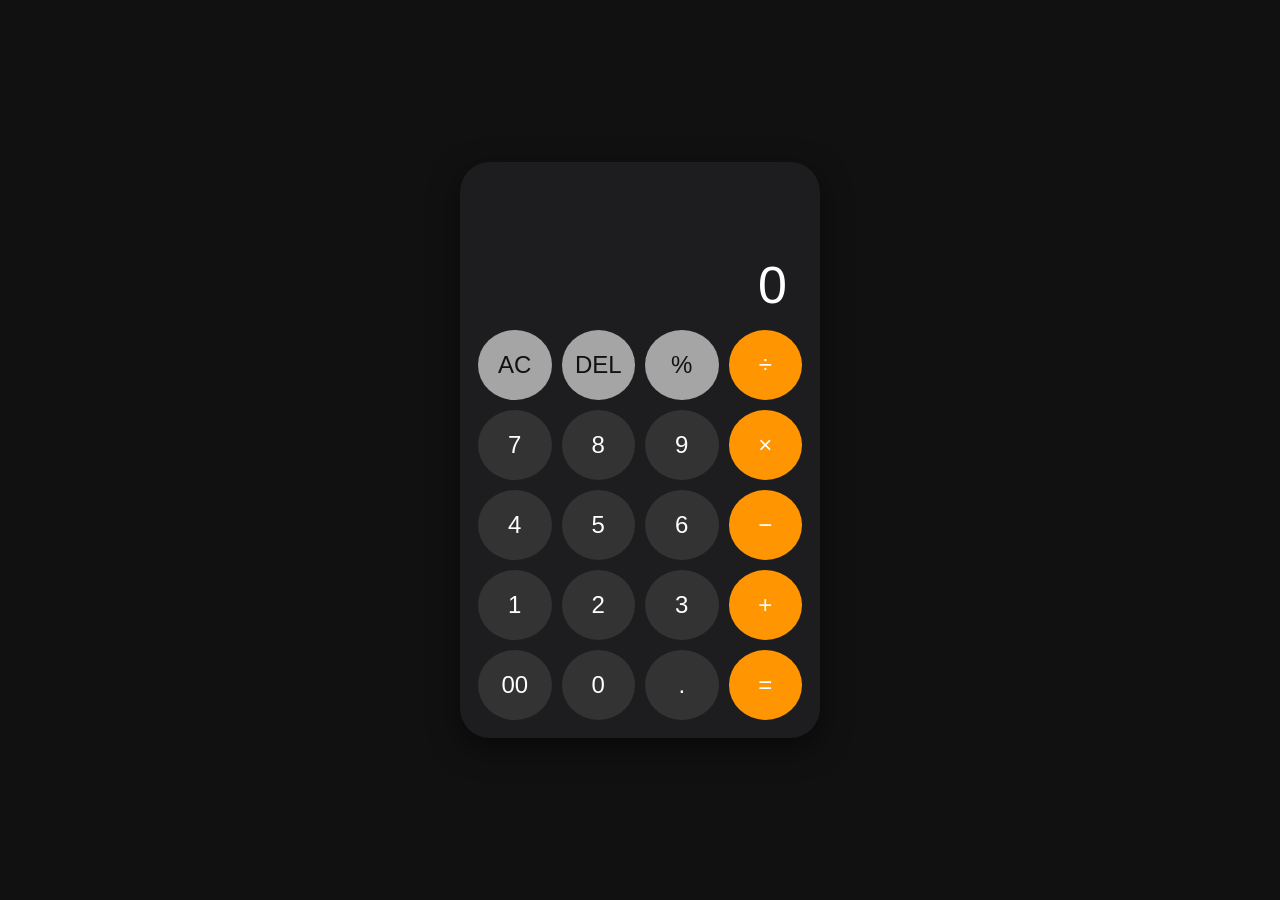
<file: python.py/web-Development.cd/Calculator phone/index.html>
<!DOCTYPE html>
<html lang="en">
<head>
    <meta charset="UTF-8">
    <meta name="viewport" content="width=device-width, initial-scale=1.0">
    <title>Phone Calculator</title>
    <link rel="stylesheet" href="style.css">
</head>
<body>

    <div class="calculator">

        <div class="display">
            <div id="previous"></div>
            <div id="current">0</div>
        </div>

        <div class="buttons">
            <button class="function" data-action="clear">AC</button>
            <button class="function" data-action="delete">DEL</button>
            <button class="function" data-action="percent">%</button>
            <button class="operator" data-operation="/">÷</button>

            <button data-number="7">7</button>
            <button data-number="8">8</button>
            <button data-number="9">9</button>
            <button class="operator" data-operation="*">×</button>

            <button data-number="4">4</button>
            <button data-number="5">5</button>
            <button data-number="6">6</button>
            <button class="operator" data-operation="-">−</button>

            <button data-number="1">1</button>
            <button data-number="2">2</button>
            <button data-number="3">3</button>
            <button class="operator" data-operation="+">+</button>

            <button data-number="00">00</button>
            <button data-number="0">0</button>
            <button data-number=".">.</button>
            <button class="equal" data-action="calculate">=</button>
        </div>

    </div>

    <script src="script.js"></script>
</body>
</html>
</file>
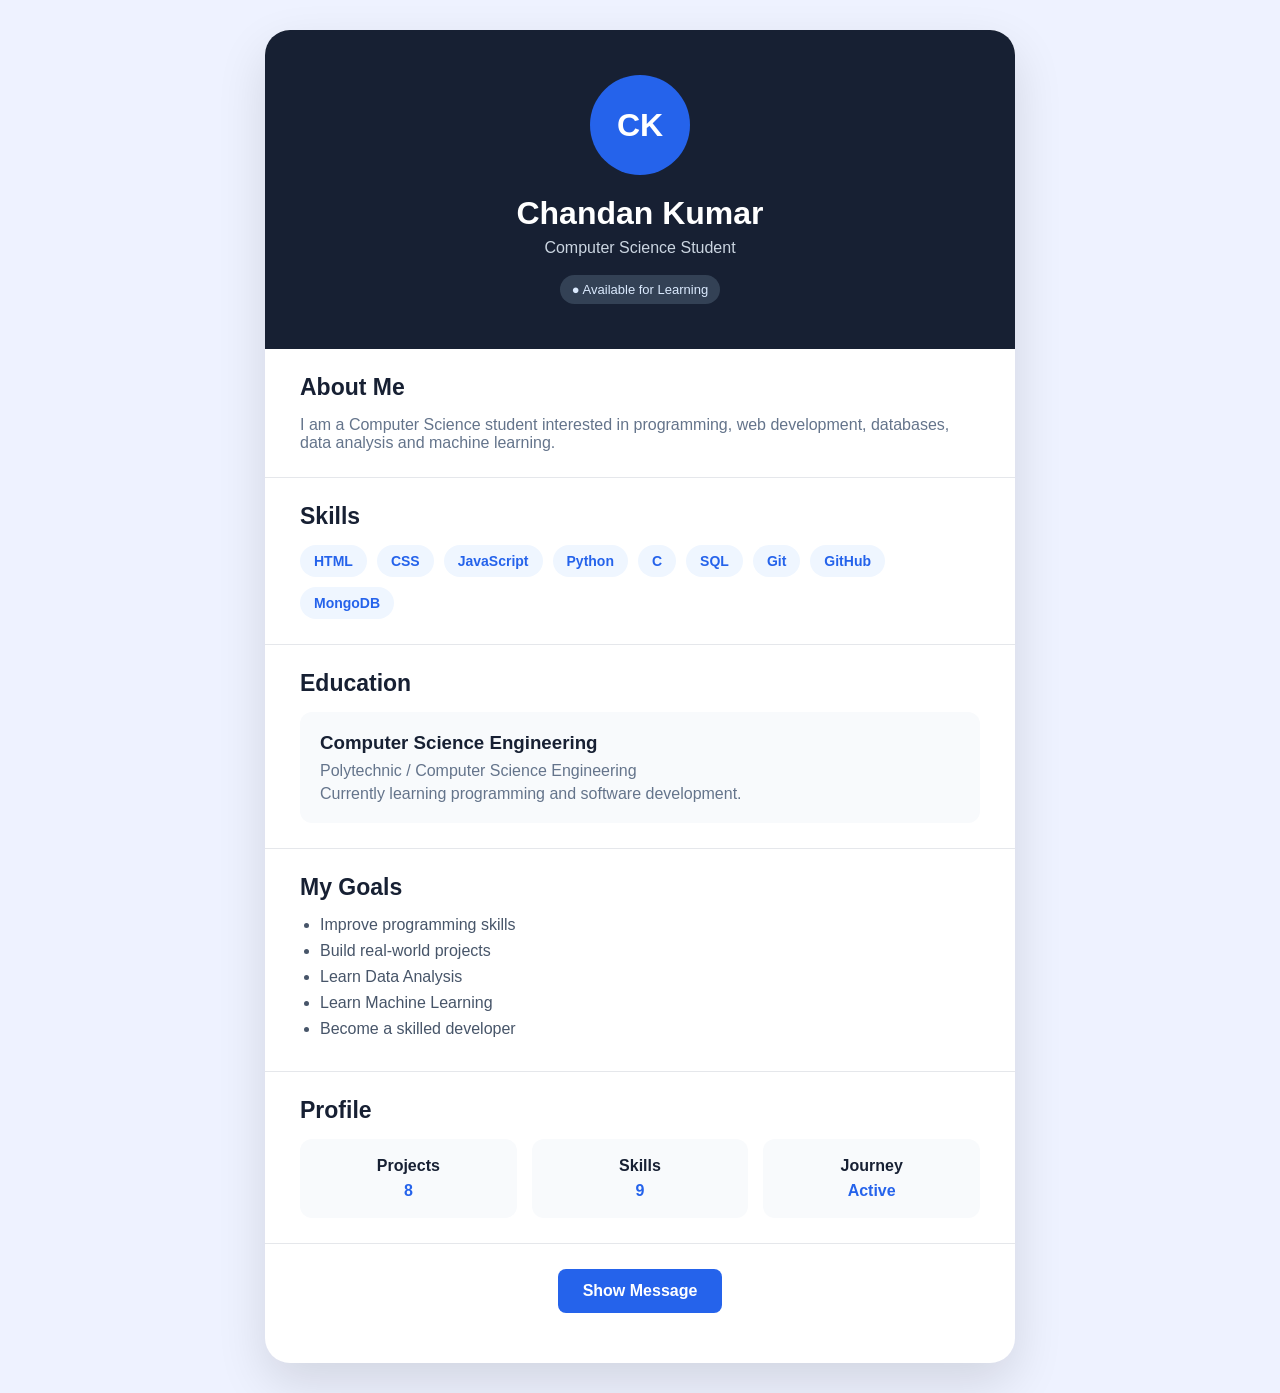
<file: 09 - student - profile/inndex.html>
<!DOCTYPE html>
<html lang="en">
<head>
    <meta charset="UTF-8">
    <meta name="viewport" content="width=device-width, initial-scale=1.0">

    <title>Student Profile</title>

    <link rel="stylesheet" href="style.css">
</head>

<body>

    <main class="container">

        <div class="profile-card">

            <div class="profile-header">

                <div class="avatar">
                    CK
                </div>

                <h1>Chandan Kumar</h1>

                <p>Computer Science Student</p>

                <span class="status">
                    ● Available for Learning
                </span>

            </div>


            <section class="profile-section">

                <h2>About Me</h2>

                <p>
                    I am a Computer Science student interested in
                    programming, web development, databases,
                    data analysis and machine learning.
                </p>

            </section>


            <section class="profile-section">

                <h2>Skills</h2>

                <div class="skills">

                    <span>HTML</span>
                    <span>CSS</span>
                    <span>JavaScript</span>
                    <span>Python</span>
                    <span>C</span>
                    <span>SQL</span>
                    <span>Git</span>
                    <span>GitHub</span>
                    <span>MongoDB</span>

                </div>

            </section>


            <section class="profile-section">

                <h2>Education</h2>

                <div class="education">

                    <h3>Computer Science Engineering</h3>

                    <p>
                        Polytechnic / Computer Science Engineering
                    </p>

                    <p>
                        Currently learning programming and
                        software development.
                    </p>

                </div>

            </section>


            <section class="profile-section">

                <h2>My Goals</h2>

                <ul class="goals">

                    <li>Improve programming skills</li>

                    <li>Build real-world projects</li>

                    <li>Learn Data Analysis</li>

                    <li>Learn Machine Learning</li>

                    <li>Become a skilled developer</li>

                </ul>

            </section>


            <section class="profile-section">

                <h2>Profile</h2>

                <div class="profile-info">

                    <div>
                        <strong>Projects</strong>
                        <span id="projectCount">0</span>
                    </div>

                    <div>
                        <strong>Skills</strong>
                        <span id="skillCount">0</span>
                    </div>

                    <div>
                        <strong>Journey</strong>
                        <span>Active</span>
                    </div>

                </div>

            </section>


            <button id="messageButton">
                Show Message
            </button>

            <p id="message"></p>

        </div>

    </main>

    <script src="script.js"></script>

</body>
</html>
</file>
<file: 02 - personal - portfolio/style.css>
* {
    margin: 0;
    padding: 0;
    box-sizing: border-box;
}

html {
    scroll-behavior: smooth;
}

body {
    font-family: Arial, sans-serif;
    background: #f5f7fb;
    color: #172033;
    line-height: 1.6;
}

a {
    text-decoration: none;
}

.container {
    width: 90%;
    max-width: 1100px;
    margin: auto;
}


/* Navigation */

header {
    position: sticky;
    top: 0;
    z-index: 1000;
    background: white;
    border-bottom: 1px solid #e5e7eb;
}

.navbar {
    width: 90%;
    max-width: 1100px;
    min-height: 70px;
    margin: auto;

    display: flex;
    justify-content: space-between;
    align-items: center;
}

.logo {
    font-size: 28px;
    font-weight: bold;
}

.logo span {
    color: #2563eb;
}

.nav-links {
    display: flex;
    gap: 25px;
    list-style: none;
}

.nav-links a {
    color: #172033;
    font-weight: 600;
}

.nav-links a:hover {
    color: #2563eb;
}

.menu-button {
    display: none;
    border: none;
    background: transparent;
    font-size: 28px;
    cursor: pointer;
}


/* Hero */

.hero {
    min-height: 90vh;

    display: flex;
    align-items: center;

    background: white;
}

.hero-content {
    width: 90%;
    max-width: 1100px;
    margin: auto;
}

.small-text,
.section-label {
    color: #2563eb;
    font-weight: bold;
    letter-spacing: 2px;
}

.hero h1 {
    margin-top: 10px;
    font-size: clamp(45px, 8vw, 80px);
}

.hero h2 {
    margin-top: 10px;
    color: #475569;
    font-size: clamp(22px, 4vw, 34px);
}

.hero p {
    max-width: 650px;
    margin-top: 20px;
    color: #64748b;
    font-size: 18px;
}

.hero-buttons {
    margin-top: 30px;
    display: flex;
    gap: 15px;
    flex-wrap: wrap;
}

.button,
.email-button {
    display: inline-block;
    padding: 13px 25px;
    border-radius: 8px;

    background: #2563eb;
    color: white;
    font-weight: bold;
}

.button:hover,
.email-button:hover {
    opacity: 0.85;
}

.button.secondary {
    background: #172033;
}


/* Sections */

.section {
    padding: 90px 0;
}

.skills-section,
.education-section {
    background: white;
}

.section-title {
    margin-top: 8px;
    margin-bottom: 35px;
    font-size: 38px;
}


/* About */

.about-card {
    padding: 30px;
    background: white;
    border-radius: 15px;
    border: 1px solid #e5e7eb;
}

.about-card h3 {
    font-size: 25px;
    margin-bottom: 15px;
}

.about-card p {
    margin-bottom: 15px;
    color: #64748b;
}


/* Skills */

.skills-grid {
    display: grid;
    grid-template-columns: repeat(4, 1fr);
    gap: 20px;
}

.skill-card {
    padding: 25px;
    background: #f5f7fb;
    border-radius: 15px;
    border: 1px solid #e5e7eb;
}

.skill-card h3 {
    margin-bottom: 8px;
}

.skill-card p {
    color: #64748b;
}


/* Projects */

.projects-grid {
    display: grid;
    grid-template-columns: repeat(3, 1fr);
    gap: 25px;
}

.project-card {
    padding: 30px;
    background: white;
    border-radius: 15px;
    border: 1px solid #e5e7eb;

    transition: transform 0.2s;
}

.project-card:hover {
    transform: translateY(-5px);
}

.project-number {
    color: #2563eb;
    font-size: 20px;
    font-weight: bold;
}

.project-card h3 {
    margin: 15px 0;
    font-size: 24px;
}

.project-card p {
    color: #64748b;
    margin-bottom: 20px;
}

.project-card span {
    font-size: 14px;
    font-weight: bold;
}


/* Education */

.education-card {
    padding: 30px;
    background: #f5f7fb;
    border-radius: 15px;
    border-left: 5px solid #2563eb;
}

.education-card h3 {
    font-size: 25px;
    margin-bottom: 10px;
}

.education-card p {
    color: #64748b;
    margin-top: 8px;
}


/* Contact */

.contact-card {
    text-align: center;
    padding: 50px 20px;
    background: white;
    border-radius: 15px;
    border: 1px solid #e5e7eb;
}

.contact-card p {
    margin-bottom: 25px;
    color: #64748b;
}


/* Footer */

footer {
    padding: 30px 20px;
    text-align: center;
    background: #172033;
    color: white;
}

footer p {
    margin: 5px;
}


/* Mobile */

@media (max-width: 800px) {

    .menu-button {
        display: block;
    }

    .nav-links {
        display: none;

        position: absolute;
        top: 70px;
        left: 0;

        width: 100%;
        padding: 20px;

        flex-direction: column;
        align-items: center;

        background: white;
        border-bottom: 1px solid #e5e7eb;
    }

    .nav-links.active {
        display: flex;
    }

    .skills-grid {
        grid-template-columns: repeat(2, 1fr);
    }

    .projects-grid {
        grid-template-columns: 1fr;
    }
}


@media (max-width: 500px) {

    .skills-grid {
        grid-template-columns: 1fr;
    }

    .section {
        padding: 65px 0;
    }

    .hero {
        min-height: 80vh;
    }
}
</file>
<file: 03 - login - page/style.css>
* {
    margin: 0;
    padding: 0;
    box-sizing: border-box;
}

body {
    font-family: Arial, sans-serif;
    background: #eef2ff;
}

.login-container {
    min-height: 100vh;

    display: flex;
    justify-content: center;
    align-items: center;

    padding: 20px;
}

.login-card {
    width: 100%;
    max-width: 420px;

    padding: 40px;

    background: white;

    border-radius: 20px;

    box-shadow: 0 15px 40px rgba(0, 0, 0, 0.12);
}

.logo {
    width: 65px;
    height: 65px;

    margin: 0 auto 20px;

    display: flex;
    justify-content: center;
    align-items: center;

    background: #eef2ff;
    border-radius: 50%;

    font-size: 30px;
}

h1 {
    text-align: center;
    color: #172033;
}

.subtitle {
    margin: 8px 0 30px;

    text-align: center;

    color: #64748b;
}

.input-group {
    margin-bottom: 20px;
}

.input-group label {
    display: block;

    margin-bottom: 8px;

    font-weight: bold;
    color: #334155;
}

.input-group input {
    width: 100%;

    padding: 13px 15px;

    border: 1px solid #cbd5e1;
    border-radius: 8px;

    font-size: 16px;

    outline: none;
}

.input-group input:focus {
    border-color: #2563eb;
}

.password-box {
    position: relative;
}

.password-box input {
    padding-right: 70px;
}

.password-box button {
    position: absolute;

    right: 10px;
    top: 50%;

    transform: translateY(-50%);

    border: none;
    background: transparent;

    color: #2563eb;

    cursor: pointer;
    font-weight: bold;
}

.options {
    display: flex;

    justify-content: space-between;
    align-items: center;

    margin: 20px 0;

    font-size: 14px;
}

.options label {
    color: #475569;
}

.options a {
    color: #2563eb;
    text-decoration: none;
}

.login-button {
    width: 100%;

    padding: 14px;

    border: none;
    border-radius: 8px;

    background: #2563eb;
    color: white;

    font-size: 17px;
    font-weight: bold;

    cursor: pointer;
}

.login-button:hover {
    opacity: 0.9;
}

#message {
    margin-top: 15px;

    text-align: center;

    font-weight: bold;
}

.signup {
    margin-top: 25px;

    text-align: center;

    color: #64748b;
}

.signup a {
    color: #2563eb;
    text-decoration: none;
    font-weight: bold;
}

@media (max-width: 500px) {

    .login-card {
        padding: 30px 20px;
    }

    .options {
        flex-direction: column;
        gap: 12px;
        align-items: flex-start;
    }
}
</file>
<file: 04 -- Registration Form/style.css>
* {
    margin: 0;
    padding: 0;
    box-sizing: border-box;
}

body {
    min-height: 100vh;

    display: flex;
    justify-content: center;
    align-items: center;

    padding: 20px;

    font-family: Arial, sans-serif;

    background: #eef2ff;
}

.container {
    width: 100%;
    max-width: 500px;
}

.form-card {
    padding: 40px;

    background: white;

    border-radius: 20px;

    box-shadow: 0 15px 40px rgba(0, 0, 0, 0.12);
}

h1 {
    text-align: center;

    color: #172033;

    margin-bottom: 8px;
}

.subtitle {
    text-align: center;

    color: #64748b;

    margin-bottom: 30px;
}

.form-group {
    margin-bottom: 18px;
}

.form-group label {
    display: block;

    margin-bottom: 7px;

    font-weight: bold;

    color: #334155;
}

.form-group input {
    width: 100%;

    padding: 13px 15px;

    border: 1px solid #cbd5e1;

    border-radius: 8px;

    font-size: 16px;

    outline: none;
}

.form-group input:focus {
    border-color: #2563eb;
}

.terms {
    display: flex;

    gap: 8px;

    align-items: center;

    margin: 20px 0;

    color: #475569;

    font-size: 14px;
}

button {
    width: 100%;

    padding: 14px;

    border: none;

    border-radius: 8px;

    background: #2563eb;

    color: white;

    font-size: 17px;

    font-weight: bold;

    cursor: pointer;
}

button:hover {
    opacity: 0.9;
}

#message {
    margin-top: 15px;

    text-align: center;

    font-weight: bold;
}

.login-text {
    margin-top: 25px;

    text-align: center;

    color: #64748b;
}

.login-text a {
    color: #2563eb;

    font-weight: bold;

    text-decoration: none;
}

@media (max-width: 500px) {

    .form-card {
        padding: 30px 20px;
    }
}
</file>
<file: 05 - landing -page/style.css>
* {
    margin: 0;
    padding: 0;
    box-sizing: border-box;
}

html {
    scroll-behavior: smooth;
}

body {
    font-family: Arial, sans-serif;
    color: #172033;
    background: #f8fafc;
    line-height: 1.6;
}

a {
    text-decoration: none;
}

.container {
    width: 90%;
    max-width: 1100px;
    margin: auto;
}


/* Navbar */

header {
    position: sticky;
    top: 0;
    z-index: 1000;

    background: white;
    border-bottom: 1px solid #e5e7eb;
}

.navbar {
    width: 90%;
    max-width: 1100px;
    min-height: 70px;

    margin: auto;

    display: flex;
    align-items: center;
    justify-content: space-between;
}

.logo {
    font-size: 27px;
    font-weight: bold;
    color: #172033;
}

.logo span {
    color: #2563eb;
}

#navLinks {
    display: flex;
    gap: 28px;

    list-style: none;
}

#navLinks a {
    color: #334155;
    font-weight: 600;
}

#navLinks a:hover {
    color: #2563eb;
}

.menu-button {
    display: none;

    border: none;
    background: transparent;

    font-size: 28px;
    cursor: pointer;
}


/* Hero */

.hero {
    min-height: 90vh;
    padding: 70px 5%;

    display: grid;
    grid-template-columns: 1.1fr 0.9fr;

    align-items: center;
    gap: 60px;

    background: white;
}

.hero-content {
    max-width: 650px;
}

.tag,
.section-label {
    color: #2563eb;
    font-weight: bold;
    letter-spacing: 2px;
}

.hero h1 {
    margin-top: 15px;

    font-size: clamp(45px, 7vw, 75px);
    line-height: 1.05;
}

.hero h1 span {
    display: block;
    color: #2563eb;
}

.description {
    margin-top: 25px;

    max-width: 600px;

    color: #64748b;
    font-size: 18px;
}

.buttons {
    margin-top: 30px;

    display: flex;
    gap: 15px;
    flex-wrap: wrap;
}

.primary-button,
.secondary-button {
    padding: 14px 25px;

    border-radius: 8px;

    font-weight: bold;
}

.primary-button {
    background: #2563eb;
    color: white;
}

.secondary-button {
    background: #e2e8f0;
    color: #172033;
}


/* Code Window */

.hero-card {
    display: flex;
    justify-content: center;
}

.code-window {
    width: 100%;
    max-width: 470px;

    border-radius: 15px;

    overflow: hidden;

    background: #172033;

    box-shadow: 0 20px 50px rgba(0, 0, 0, 0.2);
}

.window-top {
    height: 45px;

    padding: 0 15px;

    display: flex;
    align-items: center;

    gap: 7px;

    background: #0f172a;
}

.window-top span {
    width: 12px;
    height: 12px;

    border-radius: 50%;

    background: #64748b;
}

pre {
    padding: 25px;

    overflow-x: auto;

    color: #e2e8f0;

    font-size: 15px;
}


/* Sections */

.section {
    padding: 90px 0;
}

.section h2,
.cta h2 {
    margin-top: 10px;

    font-size: 40px;
}


/* Features */

.features-grid {
    margin-top: 40px;

    display: grid;
    grid-template-columns: repeat(3, 1fr);

    gap: 25px;
}

.feature-card {
    padding: 30px;

    background: white;

    border: 1px solid #e5e7eb;

    border-radius: 15px;

    transition: transform 0.2s;
}

.feature-card:hover {
    transform: translateY(-6px);
}

.icon {
    font-size: 35px;
    margin-bottom: 15px;
}

.feature-card h3 {
    margin-bottom: 10px;

    font-size: 23px;
}

.feature-card p {
    color: #64748b;
}


/* About */

.about-section {
    background: white;
}

.about-content {
    display: grid;
    grid-template-columns: 1fr 1fr;

    gap: 60px;

    align-items: center;
}

.about-content > p {
    color: #64748b;
    font-size: 18px;
}


/* CTA */

.cta {
    padding: 100px 20px;

    text-align: center;

    background: #172033;
    color: white;
}

.cta p {
    margin-top: 10px;
    color: #cbd5e1;
}

#startButton {
    margin-top: 25px;

    padding: 14px 30px;

    border: none;
    border-radius: 8px;

    background: #2563eb;
    color: white;

    font-size: 16px;
    font-weight: bold;

    cursor: pointer;
}

#message {
    min-height: 25px;
}


/* Footer */

footer {
    padding: 25px;

    text-align: center;

    background: #0f172a;
    color: #cbd5e1;
}


/* Mobile */

@media (max-width: 800px) {

    .menu-button {
        display: block;
    }

    #navLinks {
        display: none;

        position: absolute;

        top: 70px;
        left: 0;

        width: 100%;

        padding: 20px;

        flex-direction: column;
        align-items: center;

        background: white;
    }

    #navLinks.active {
        display: flex;
    }

    .hero {
        grid-template-columns: 1fr;

        text-align: center;

        padding-top: 60px;
    }

    .hero-content {
        margin: auto;
    }

    .description {
        margin-left: auto;
        margin-right: auto;
    }

    .buttons {
        justify-content: center;
    }

    .features-grid {
        grid-template-columns: 1fr;
    }

    .about-content {
        grid-template-columns: 1fr;
        gap: 25px;
    }
}


@media (max-width: 500px) {

    .hero {
        padding-left: 20px;
        padding-right: 20px;
    }

    .hero h1 {
        font-size: 45px;
    }

    .section h2,
    .cta h2 {
        font-size: 32px;
    }

    .code-window {
        font-size: 13px;
    }
}
</file>
<file: 06 - digital - clock/style.css>
* {
    margin: 0;
    padding: 0;
    box-sizing: border-box;
}

body {
    min-height: 100vh;

    display: flex;
    justify-content: center;
    align-items: center;

    font-family: Arial, sans-serif;

    background: #0f172a;
    color: white;
}

.clock-container {
    width: 100%;
    padding: 20px;
}

.clock-card {
    width: 100%;
    max-width: 650px;

    margin: auto;
    padding: 60px 30px;

    text-align: center;

    background: #1e293b;

    border: 1px solid #334155;
    border-radius: 25px;

    box-shadow: 0 20px 50px rgba(0, 0, 0, 0.3);
}

.label {
    margin-bottom: 20px;

    color: #60a5fa;

    font-size: 16px;
    font-weight: bold;
    letter-spacing: 4px;
}

#time {
    font-size: clamp(55px, 12vw, 100px);

    font-weight: bold;

    letter-spacing: 4px;
}

#ampm {
    margin-top: 5px;

    color: #94a3b8;

    font-size: 25px;
}

#date {
    margin-top: 25px;

    color: #cbd5e1;

    font-size: 20px;
}

#formatButton {
    margin-top: 35px;

    padding: 13px 22px;

    border: none;
    border-radius: 8px;

    background: #2563eb;
    color: white;

    font-size: 15px;
    font-weight: bold;

    cursor: pointer;
}

#formatButton:hover {
    opacity: 0.85;
}

@media (max-width: 500px) {

    .clock-card {
        padding: 45px 15px;
    }

    #time {
        font-size: 48px;
        letter-spacing: 1px;
    }

    #date {
        font-size: 16px;
    }
}
</file>
<file: 10 - restaurant - websitep/style.css>
* {
    margin: 0;
    padding: 0;
    box-sizing: border-box;
}

html {
    scroll-behavior: smooth;
}

body {
    font-family: Arial, sans-serif;

    background: #fffaf5;

    color: #2d1b12;

    line-height: 1.6;
}

a {
    text-decoration: none;
}

.container {
    width: 90%;
    max-width: 1100px;

    margin: auto;
}


/* Navbar */

header {
    position: sticky;

    top: 0;

    z-index: 1000;

    background: white;

    border-bottom: 1px solid #eadfd7;
}

.navbar {
    width: 90%;
    max-width: 1100px;

    min-height: 70px;

    margin: auto;

    display: flex;

    align-items: center;

    justify-content: space-between;
}

.logo {
    font-size: 27px;

    font-weight: bold;

    color: #2d1b12;
}

.logo span {
    color: #c2410c;
}

#navLinks {
    display: flex;

    gap: 28px;

    list-style: none;
}

#navLinks a {
    color: #4b3429;

    font-weight: bold;
}

#navLinks a:hover {
    color: #c2410c;
}

.menu-button {
    display: none;

    border: none;

    background: transparent;

    font-size: 28px;

    cursor: pointer;
}


/* Hero */

.hero {
    min-height: 85vh;

    padding: 70px 5%;

    display: flex;

    align-items: center;

    background:
        linear-gradient(
            rgba(45, 27, 18, 0.75),
            rgba(45, 27, 18, 0.75)
        ),
        linear-gradient(135deg, #d97706, #7c2d12);

    color: white;
}

.hero-content {
    width: 90%;

    max-width: 1100px;

    margin: auto;
}

.tagline,
.section-label {
    color: #ea580c;

    font-weight: bold;

    letter-spacing: 2px;
}

.hero .tagline {
    color: #fed7aa;
}

.hero h1 {
    max-width: 750px;

    margin-top: 15px;

    font-size: clamp(45px, 7vw, 75px);

    line-height: 1.05;
}

.hero h1 span {
    display: block;

    color: #fed7aa;
}

.hero p:not(.tagline) {
    max-width: 600px;

    margin-top: 25px;

    color: #f5e9df;

    font-size: 18px;
}

.hero-button {
    display: inline-block;

    margin-top: 30px;

    padding: 14px 25px;

    border-radius: 8px;

    background: #ea580c;

    color: white;

    font-weight: bold;
}


/* Sections */

.section {
    padding: 90px 0;
}

.section h2 {
    margin-top: 10px;

    margin-bottom: 35px;

    font-size: 40px;
}


/* Menu */

.menu-grid {
    display: grid;

    grid-template-columns: repeat(3, 1fr);

    gap: 25px;
}

.food-card {
    padding: 30px;

    background: white;

    border: 1px solid #eadfd7;

    border-radius: 15px;

    transition: transform 0.2s;
}

.food-card:hover {
    transform: translateY(-6px);
}

.food-icon {
    font-size: 50px;

    margin-bottom: 15px;
}

.food-card h3 {
    font-size: 23px;

    margin-bottom: 10px;
}

.food-card p {
    color: #725b4e;

    margin-bottom: 18px;
}

.food-card strong {
    color: #c2410c;

    font-size: 20px;
}


/* About */

.about-section {
    background: white;
}

.about-content {
    display: grid;

    grid-template-columns: 1fr 1fr;

    gap: 60px;

    align-items: center;
}

.about-content > p {
    color: #725b4e;

    font-size: 18px;
}


/* Contact */

.contact-grid {
    display: grid;

    grid-template-columns: repeat(3, 1fr);

    gap: 20px;
}

.contact-card {
    padding: 25px;

    background: white;

    border: 1px solid #eadfd7;

    border-radius: 12px;
}

.contact-card h3 {
    margin-bottom: 8px;
}

.contact-card p {
    color: #725b4e;
}

#orderButton {
    margin-top: 30px;

    padding: 14px 28px;

    border: none;

    border-radius: 8px;

    background: #c2410c;

    color: white;

    font-size: 16px;

    font-weight: bold;

    cursor: pointer;
}

#message {
    min-height: 25px;

    margin-top: 15px;

    color: #c2410c;

    font-weight: bold;
}


/* Footer */

footer {
    padding: 25px;

    text-align: center;

    background: #2d1b12;

    color: #eadfd7;
}

footer p {
    margin: 4px;
}


/* Mobile */

@media (max-width: 800px) {

    .menu-button {
        display: block;
    }

    #navLinks {
        display: none;

        position: absolute;

        top: 70px;

        left: 0;

        width: 100%;

        padding: 20px;

        flex-direction: column;

        align-items: center;

        background: white;
    }

    #navLinks.active {
        display: flex;
    }

    .menu-grid {
        grid-template-columns: 1fr 1fr;
    }

    .contact-grid {
        grid-template-columns: 1fr;
    }

    .about-content {
        grid-template-columns: 1fr;

        gap: 25px;
    }
}

@media (max-width: 550px) {

    .menu-grid {
        grid-template-columns: 1fr;
    }

    .hero {
        min-height: 75vh;

        padding-left: 20px;

        padding-right: 20px;
    }

    .section {
        padding: 65px 0;
    }

    .section h2 {
        font-size: 32px;
    }
}
</file>
<file: 11 - ecmmerce - homepage;/style.css>
* {
    margin: 0;
    padding: 0;
    box-sizing: border-box;
}

html {
    scroll-behavior: smooth;
}

body {
    font-family: Arial, sans-serif;

    background: #f8fafc;

    color: #172033;
}

a {
    text-decoration: none;
}

button {
    font-family: inherit;
    cursor: pointer;
}

.container {
    width: 90%;
    max-width: 1100px;

    margin: auto;
}


/* Navbar */

header {
    position: sticky;
    top: 0;

    z-index: 1000;

    background: white;

    border-bottom: 1px solid #e2e8f0;
}

.navbar {
    min-height: 70px;

    display: flex;

    align-items: center;

    justify-content: space-between;

    gap: 25px;
}

.logo {
    font-size: 28px;

    font-weight: bold;

    color: #172033;
}

.logo span {
    color: #2563eb;
}

.search-box {
    flex: 1;

    max-width: 550px;

    display: flex;
}

.search-box input {
    flex: 1;

    padding: 12px 15px;

    border: 1px solid #cbd5e1;

    border-right: none;

    border-radius: 8px 0 0 8px;

    outline: none;

    font-size: 15px;
}

.search-box button {
    padding: 0 18px;

    border: none;

    border-radius: 0 8px 8px 0;

    background: #2563eb;

    color: white;
}

.cart-button {
    padding: 11px 15px;

    border: none;

    border-radius: 8px;

    background: #172033;

    color: white;

    font-weight: bold;
}

#cartCount {
    margin-left: 5px;

    padding: 2px 7px;

    border-radius: 20px;

    background: #2563eb;
}


/* Hero */

.hero {
    min-height: 500px;

    padding: 70px 5%;

    display: flex;

    align-items: center;

    background: #dbeafe;
}

.hero > div {
    width: 90%;
    max-width: 1100px;

    margin: auto;
}

.hero p:first-child {
    color: #2563eb;

    font-weight: bold;

    letter-spacing: 3px;
}

.hero h1 {
    max-width: 650px;

    margin-top: 15px;

    font-size: clamp(45px, 7vw, 75px);

    line-height: 1.05;
}

.hero h1 span {
    display: block;

    color: #2563eb;
}

.hero-text {
    margin-top: 20px;

    color: #475569;

    font-size: 18px;
}

.shop-button {
    display: inline-block;

    margin-top: 30px;

    padding: 14px 25px;

    border-radius: 8px;

    background: #2563eb;

    color: white;

    font-weight: bold;
}


/* Categories */

.categories {
    padding: 60px 0;

    background: white;
}

.categories h2 {
    margin-bottom: 25px;
}

.category-grid {
    display: grid;

    grid-template-columns: repeat(4, 1fr);

    gap: 15px;
}

.category {
    padding: 20px;

    display: flex;

    flex-direction: column;

    align-items: center;

    gap: 8px;

    border: 1px solid #e2e8f0;

    border-radius: 12px;

    background: #f8fafc;

    font-size: 30px;
}

.category span {
    font-size: 15px;

    font-weight: bold;
}

.category:hover {
    border-color: #2563eb;

    color: #2563eb;
}


/* Products */

.products-section {
    padding: 80px 0;
}

.section-label {
    color: #2563eb;

    font-weight: bold;

    letter-spacing: 2px;
}

.products-section h2 {
    margin-top: 8px;

    margin-bottom: 35px;

    font-size: 40px;
}

.product-grid {
    display: grid;

    grid-template-columns: repeat(3, 1fr);

    gap: 25px;
}

.product-card {
    padding: 20px;

    background: white;

    border: 1px solid #e2e8f0;

    border-radius: 15px;

    transition: transform 0.2s;
}

.product-card:hover {
    transform: translateY(-5px);
}

.product-image {
    height: 180px;

    display: flex;

    align-items: center;

    justify-content: center;

    border-radius: 10px;

    background: #f1f5f9;

    font-size: 75px;
}

.product-card h3 {
    margin-top: 20px;

    font-size: 21px;
}

.product-card p {
    min-height: 50px;

    margin-top: 8px;

    color: #64748b;
}

.product-card strong {
    display: block;

    margin-top: 15px;

    color: #2563eb;

    font-size: 21px;
}

.add-button {
    width: 100%;

    margin-top: 15px;

    padding: 12px;

    border: none;

    border-radius: 8px;

    background: #172033;

    color: white;

    font-weight: bold;
}

.add-button:hover {
    background: #2563eb;
}

#noProducts {
    display: none;

    margin-top: 30px;

    text-align: center;

    color: #64748b;
}


/* Cart message */

#cartMessage {
    position: fixed;

    right: 20px;

    bottom: 20px;

    z-index: 2000;

    padding: 15px 20px;

    border-radius: 10px;

    background: #172033;

    color: white;

    opacity: 0;

    transform: translateY(20px);

    transition: 0.3s;
}

#cartMessage.show {
    opacity: 1;

    transform: translateY(0);
}


/* Footer */

footer {
    padding: 40px 0;

    text-align: center;

    background: #172033;

    color: #cbd5e1;
}

footer h3 {
    margin-bottom: 8px;

    color: white;
}

footer p {
    margin-top: 5px;
}


/* Mobile */

@media (max-width: 800px) {

    .navbar {
        flex-wrap: wrap;

        padding: 12px 0;
    }

    .search-box {
        order: 3;

        flex-basis: 100%;

        max-width: none;
    }

    .category-grid {
        grid-template-columns: repeat(2, 1fr);
    }

    .product-grid {
        grid-template-columns: 1fr 1fr;
    }
}

@media (max-width: 550px) {

    .navbar {
        gap: 12px;
    }

    .logo {
        font-size: 23px;
    }

    .cart-button {
        font-size: 13px;
    }

    .hero {
        min-height: 450px;
    }

    .products-section h2 {
        font-size: 32px;
    }

    .product-grid {
        grid-template-columns: 1fr;
    }
}
</file>
<file: 12 - calculator - app/style.css>
* {
    margin: 0;
    padding: 0;
    box-sizing: border-box;
}

body {
    min-height: 100vh;

    display: flex;
    justify-content: center;
    align-items: center;

    padding: 20px;

    font-family: Arial, sans-serif;

    background: #e2e8f0;
}

.calculator {
    width: 100%;
    max-width: 380px;

    padding: 20px;

    border-radius: 20px;

    background: #172033;

    box-shadow:
        0 20px 50px rgba(0, 0, 0, 0.25);
}

.display {
    min-height: 130px;

    padding: 20px;

    margin-bottom: 15px;

    display: flex;

    flex-direction: column;

    justify-content: flex-end;

    align-items: flex-end;

    overflow: hidden;

    border-radius: 12px;

    background: #0f172a;

    color: white;

    word-wrap: break-word;
}

#previous {
    min-height: 25px;

    color: #94a3b8;

    font-size: 18px;
}

#current {
    max-width: 100%;

    font-size: 45px;

    font-weight: bold;
}

.buttons {
    display: grid;

    grid-template-columns: repeat(4, 1fr);

    gap: 10px;
}

.buttons button {
    min-height: 65px;

    border: none;

    border-radius: 12px;

    background: #334155;

    color: white;

    font-size: 21px;

    font-weight: bold;

    cursor: pointer;

    transition: 0.15s;
}

.buttons button:hover {
    opacity: 0.8;
}

.buttons button:active {
    transform: scale(0.95);
}

.operator {
    background: #2563eb !important;
}

.clear {
    background: #dc2626 !important;
}

.equals {
    background: #16a34a !important;
}

.zero {
    grid-column: span 2;
}

@media (max-width: 400px) {

    .calculator {
        padding: 15px;
    }

    .buttons {
        gap: 7px;
    }

    .buttons button {
        min-height: 58px;

        font-size: 19px;
    }

    #current {
        font-size: 38px;
    }
}
</file>
<file: python.py/web-Development.cd/Calculator phone/style.css>
* {
    box-sizing: border-box;
    margin: 0;
    padding: 0;
}

body {
    min-height: 100vh;
    display: flex;
    justify-content: center;
    align-items: center;
    background: #111;
    font-family: Arial, sans-serif;
}

.calculator {
    width: 360px;
    max-width: 95vw;
    padding: 18px;
    border-radius: 30px;
    background: #1d1d1f;
    box-shadow: 0 10px 30px rgba(0, 0, 0, 0.5);
}

.display {
    min-height: 150px;
    padding: 25px 15px 15px;
    display: flex;
    flex-direction: column;
    justify-content: flex-end;
    align-items: flex-end;
    overflow: hidden;
}

#previous {
    min-height: 30px;
    font-size: 20px;
    color: #888;
}

#current {
    width: 100%;
    text-align: right;
    font-size: 52px;
    color: white;
    overflow-x: auto;
}

.buttons {
    display: grid;
    grid-template-columns: repeat(4, 1fr);
    gap: 10px;
}

button {
    height: 70px;
    border: none;
    border-radius: 50%;
    background: #333;
    color: white;
    font-size: 24px;
    cursor: pointer;
    transition: transform 0.1s;
}

button:active {
    transform: scale(0.92);
}

.function {
    background: #a5a5a5;
    color: #111;
}

.operator {
    background: #ff9500;
    color: white;
}

.equal {
    background: #ff9500;
    color: white;
}

@media (max-width: 400px) {
    .calculator {
        width: 100%;
        min-height: 100vh;
        border-radius: 0;
        display: flex;
        flex-direction: column;
        justify-content: center;
    }

    button {
        height: 68px;
    }
}
</file>
<file: 09 - student - profile/style.css>
* {
    margin: 0;
    padding: 0;
    box-sizing: border-box;
}

body {
    min-height: 100vh;

    padding: 30px 20px;

    font-family: Arial, sans-serif;

    background: #eef2ff;

    color: #172033;
}

.container {
    width: 100%;
    max-width: 750px;

    margin: auto;
}

.profile-card {
    overflow: hidden;

    background: white;

    border-radius: 25px;

    box-shadow: 0 20px 50px rgba(0, 0, 0, 0.12);
}


/* Header */

.profile-header {
    padding: 45px 25px;

    text-align: center;

    background: #172033;

    color: white;
}

.avatar {
    width: 100px;
    height: 100px;

    margin: auto;

    display: flex;
    justify-content: center;
    align-items: center;

    border-radius: 50%;

    background: #2563eb;

    font-size: 32px;
    font-weight: bold;
}

.profile-header h1 {
    margin-top: 20px;

    font-size: 32px;
}

.profile-header p {
    margin-top: 7px;

    color: #cbd5e1;
}

.status {
    display: inline-block;

    margin-top: 18px;

    padding: 7px 12px;

    border-radius: 20px;

    background: #334155;

    color: #dbeafe;

    font-size: 13px;
}


/* Sections */

.profile-section {
    padding: 25px 35px;

    border-bottom: 1px solid #e5e7eb;
}

.profile-section h2 {
    margin-bottom: 15px;

    font-size: 23px;
}

.profile-section > p {
    color: #64748b;
}


/* Skills */

.skills {
    display: flex;

    flex-wrap: wrap;

    gap: 10px;
}

.skills span {
    padding: 8px 14px;

    border-radius: 20px;

    background: #eff6ff;

    color: #2563eb;

    font-weight: bold;

    font-size: 14px;
}


/* Education */

.education {
    padding: 20px;

    border-radius: 12px;

    background: #f8fafc;
}

.education h3 {
    margin-bottom: 8px;
}

.education p {
    margin-top: 5px;

    color: #64748b;
}


/* Goals */

.goals {
    padding-left: 20px;

    color: #475569;
}

.goals li {
    margin-bottom: 8px;
}


/* Profile Info */

.profile-info {
    display: grid;

    grid-template-columns: repeat(3, 1fr);

    gap: 15px;
}

.profile-info div {
    padding: 18px;

    text-align: center;

    background: #f8fafc;

    border-radius: 12px;
}

.profile-info strong {
    display: block;

    margin-bottom: 7px;
}

.profile-info span {
    color: #2563eb;

    font-weight: bold;
}


/* Button */

#messageButton {
    display: block;

    margin: 25px auto;

    padding: 13px 25px;

    border: none;

    border-radius: 8px;

    background: #2563eb;

    color: white;

    font-size: 16px;

    font-weight: bold;

    cursor: pointer;
}

#messageButton:hover {
    opacity: 0.9;
}

#message {
    min-height: 25px;

    padding-bottom: 25px;

    text-align: center;

    color: #2563eb;

    font-weight: bold;
}


/* Mobile */

@media (max-width: 500px) {

    body {
        padding: 15px;
    }

    .profile-section {
        padding: 22px 20px;
    }

    .profile-header h1 {
        font-size: 27px;
    }

    .profile-info {
        grid-template-columns: 1fr;
    }
}
</file>
